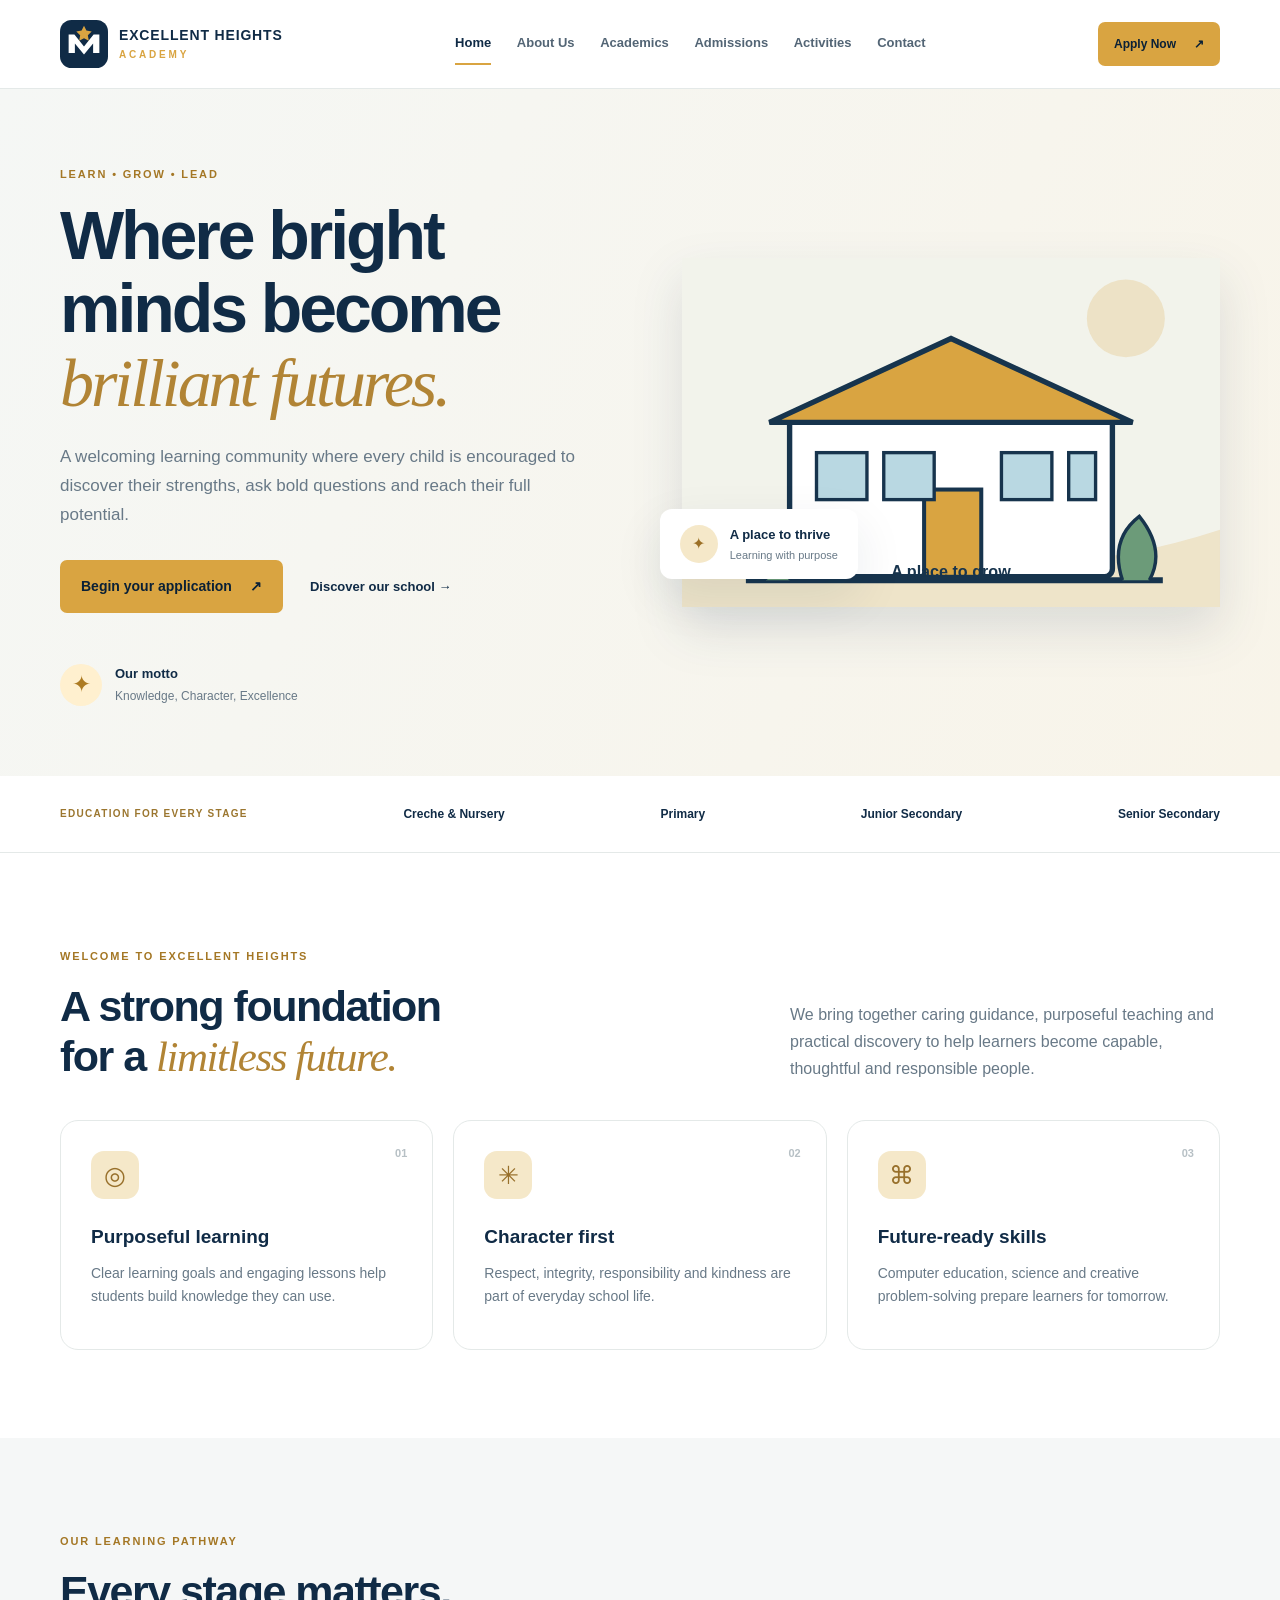
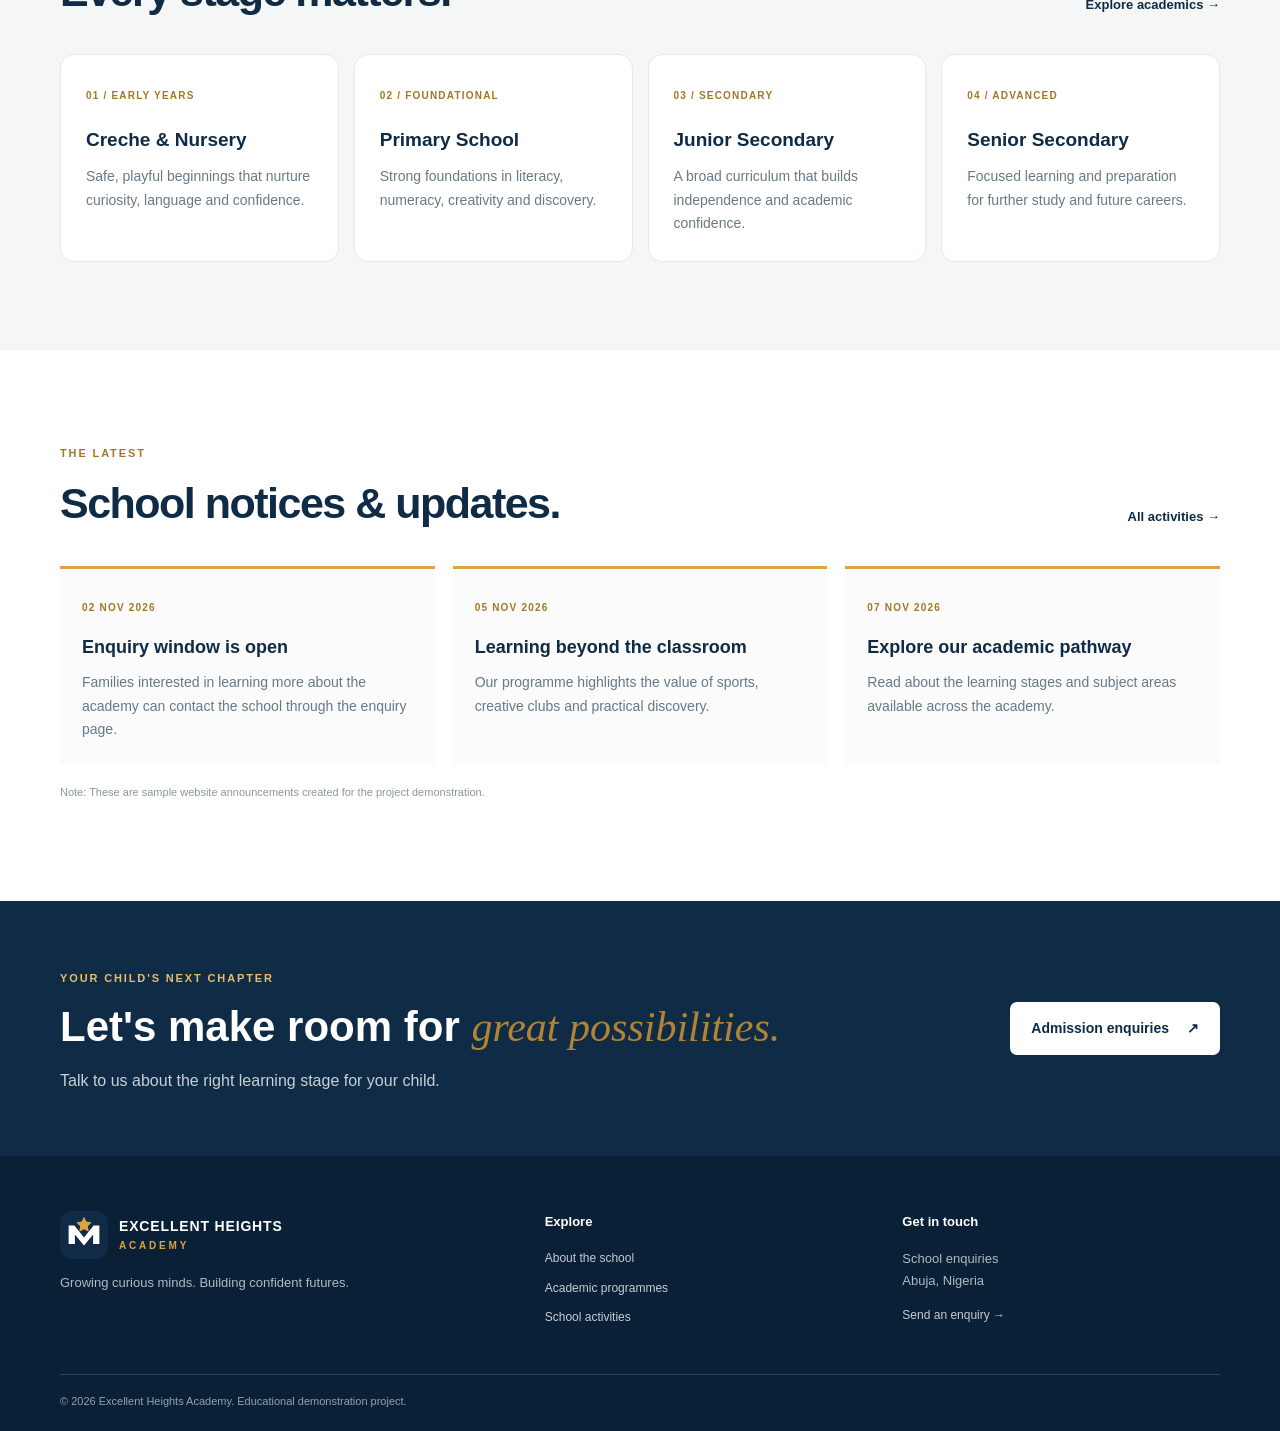
<file: index.html>
<!DOCTYPE html><html lang="en"><head><meta charset="UTF-8"><meta name="viewport" content="width=device-width, initial-scale=1.0"><meta name="description" content="Excellent Heights Academy provides caring early years, primary and secondary education."><title>Home | Excellent Heights Academy</title><link rel="stylesheet" href="css/style.css"></head><body><header class="site-header"><div class="container nav-wrap"><a class="brand" href="index.html" aria-label="Excellent Heights Academy home"><img src="images/logo.svg" alt="" class="logo"><span>EXCELLENT HEIGHTS<small>ACADEMY</small></span></a><nav class="main-nav" aria-label="Main navigation"><a class="active" href="index.html">Home</a><a class="" href="about.html">About Us</a><a class="" href="academics.html">Academics</a><a class="" href="admission.html">Admissions</a><a class="" href="activities.html">Activities</a><a class="" href="contact.html">Contact</a></nav><a class="btn btn-small" href="admission.html">Apply Now <span aria-hidden="true">↗</span></a></div></header>
<main><section class="hero"><div class="container hero-grid"><div class="hero-copy"><span class="eyebrow">LEARN • GROW • LEAD</span><h1>Where bright minds become <em>brilliant futures.</em></h1><p class="hero-lead">A welcoming learning community where every child is encouraged to discover their strengths, ask bold questions and reach their full potential.</p><div class="hero-actions"><a class="btn" href="admission.html">Begin your application <span>↗</span></a><a class="text-link" href="about.html">Discover our school <span>→</span></a></div><div class="hero-note"><span class="note-star">✦</span><span><strong>Our motto</strong><br>Knowledge, Character, Excellence</span></div></div><div class="hero-visual"><img src="images/school.svg" alt="Illustration of the Excellent Heights Academy school building"><div class="floating-card"><span class="float-icon">✦</span><span><strong>A place to thrive</strong><small>Learning with purpose</small></span></div></div></div></section>
<section class="trust-strip"><div class="container trust-inner"><span>EDUCATION FOR EVERY STAGE</span><strong>Creche & Nursery</strong><strong>Primary</strong><strong>Junior Secondary</strong><strong>Senior Secondary</strong></div></section>
<section class="section"><div class="container"><div class="section-heading"><div><span class="eyebrow">WELCOME TO EXCELLENT HEIGHTS</span><h2>A strong foundation<br>for a <em>limitless future.</em></h2></div><p>We bring together caring guidance, purposeful teaching and practical discovery to help learners become capable, thoughtful and responsible people.</p></div><div class="feature-grid"><article class="feature-card"><span class="feature-number">01</span><div class="feature-icon">◎</div><h3>Purposeful learning</h3><p>Clear learning goals and engaging lessons help students build knowledge they can use.</p></article><article class="feature-card"><span class="feature-number">02</span><div class="feature-icon">✳</div><h3>Character first</h3><p>Respect, integrity, responsibility and kindness are part of everyday school life.</p></article><article class="feature-card"><span class="feature-number">03</span><div class="feature-icon">⌘</div><h3>Future-ready skills</h3><p>Computer education, science and creative problem-solving prepare learners for tomorrow.</p></article></div></div></section>
<section class="section levels-section"><div class="container"><div class="section-heading"><div><span class="eyebrow">OUR LEARNING PATHWAY</span><h2>Every stage matters.</h2></div><a class="text-link" href="academics.html">Explore academics →</a></div><div class="levels-grid"><article class="level-card"><span>01 / EARLY YEARS</span><h3>Creche & Nursery</h3><p>Safe, playful beginnings that nurture curiosity, language and confidence.</p></article><article class="level-card"><span>02 / FOUNDATIONAL</span><h3>Primary School</h3><p>Strong foundations in literacy, numeracy, creativity and discovery.</p></article><article class="level-card"><span>03 / SECONDARY</span><h3>Junior Secondary</h3><p>A broad curriculum that builds independence and academic confidence.</p></article><article class="level-card"><span>04 / ADVANCED</span><h3>Senior Secondary</h3><p>Focused learning and preparation for further study and future careers.</p></article></div></div></section>
<section class="section announcement-section"><div class="container"><div class="section-heading"><div><span class="eyebrow">THE LATEST</span><h2>School notices & updates.</h2></div><a class="text-link" href="activities.html">All activities →</a></div><div class="announcement-grid"><article class="announcement"><time datetime="2026-11-02">02 NOV 2026</time><h3>Enquiry window is open</h3><p>Families interested in learning more about the academy can contact the school through the enquiry page.</p></article><article class="announcement"><time datetime="2026-11-05">05 NOV 2026</time><h3>Learning beyond the classroom</h3><p>Our programme highlights the value of sports, creative clubs and practical discovery.</p></article><article class="announcement"><time datetime="2026-11-07">07 NOV 2026</time><h3>Explore our academic pathway</h3><p>Read about the learning stages and subject areas available across the academy.</p></article></div><p class="demo-note">Note: These are sample website announcements created for the project demonstration.</p></div></section>
<section class="cta-band"><div class="container cta-inner"><div><span class="eyebrow">YOUR CHILD'S NEXT CHAPTER</span><h2>Let's make room for <em>great possibilities.</em></h2><p>Talk to us about the right learning stage for your child.</p></div><a class="btn btn-light" href="admission.html">Admission enquiries <span>↗</span></a></div></section></main><footer class="site-footer"><div class="container footer-grid"><div><a class="brand footer-brand" href="index.html"><img src="images/logo.svg" alt=""><span>EXCELLENT HEIGHTS<small>ACADEMY</small></span></a><p>Growing curious minds. Building confident futures.</p></div><div><h3>Explore</h3><a href="about.html">About the school</a><a href="academics.html">Academic programmes</a><a href="activities.html">School activities</a></div><div><h3>Get in touch</h3><p>School enquiries<br>Abuja, Nigeria</p><a href="contact.html">Send an enquiry →</a></div></div><div class="container copyright">© 2026 Excellent Heights Academy. Educational demonstration project.</div></footer></body></html>
</file>
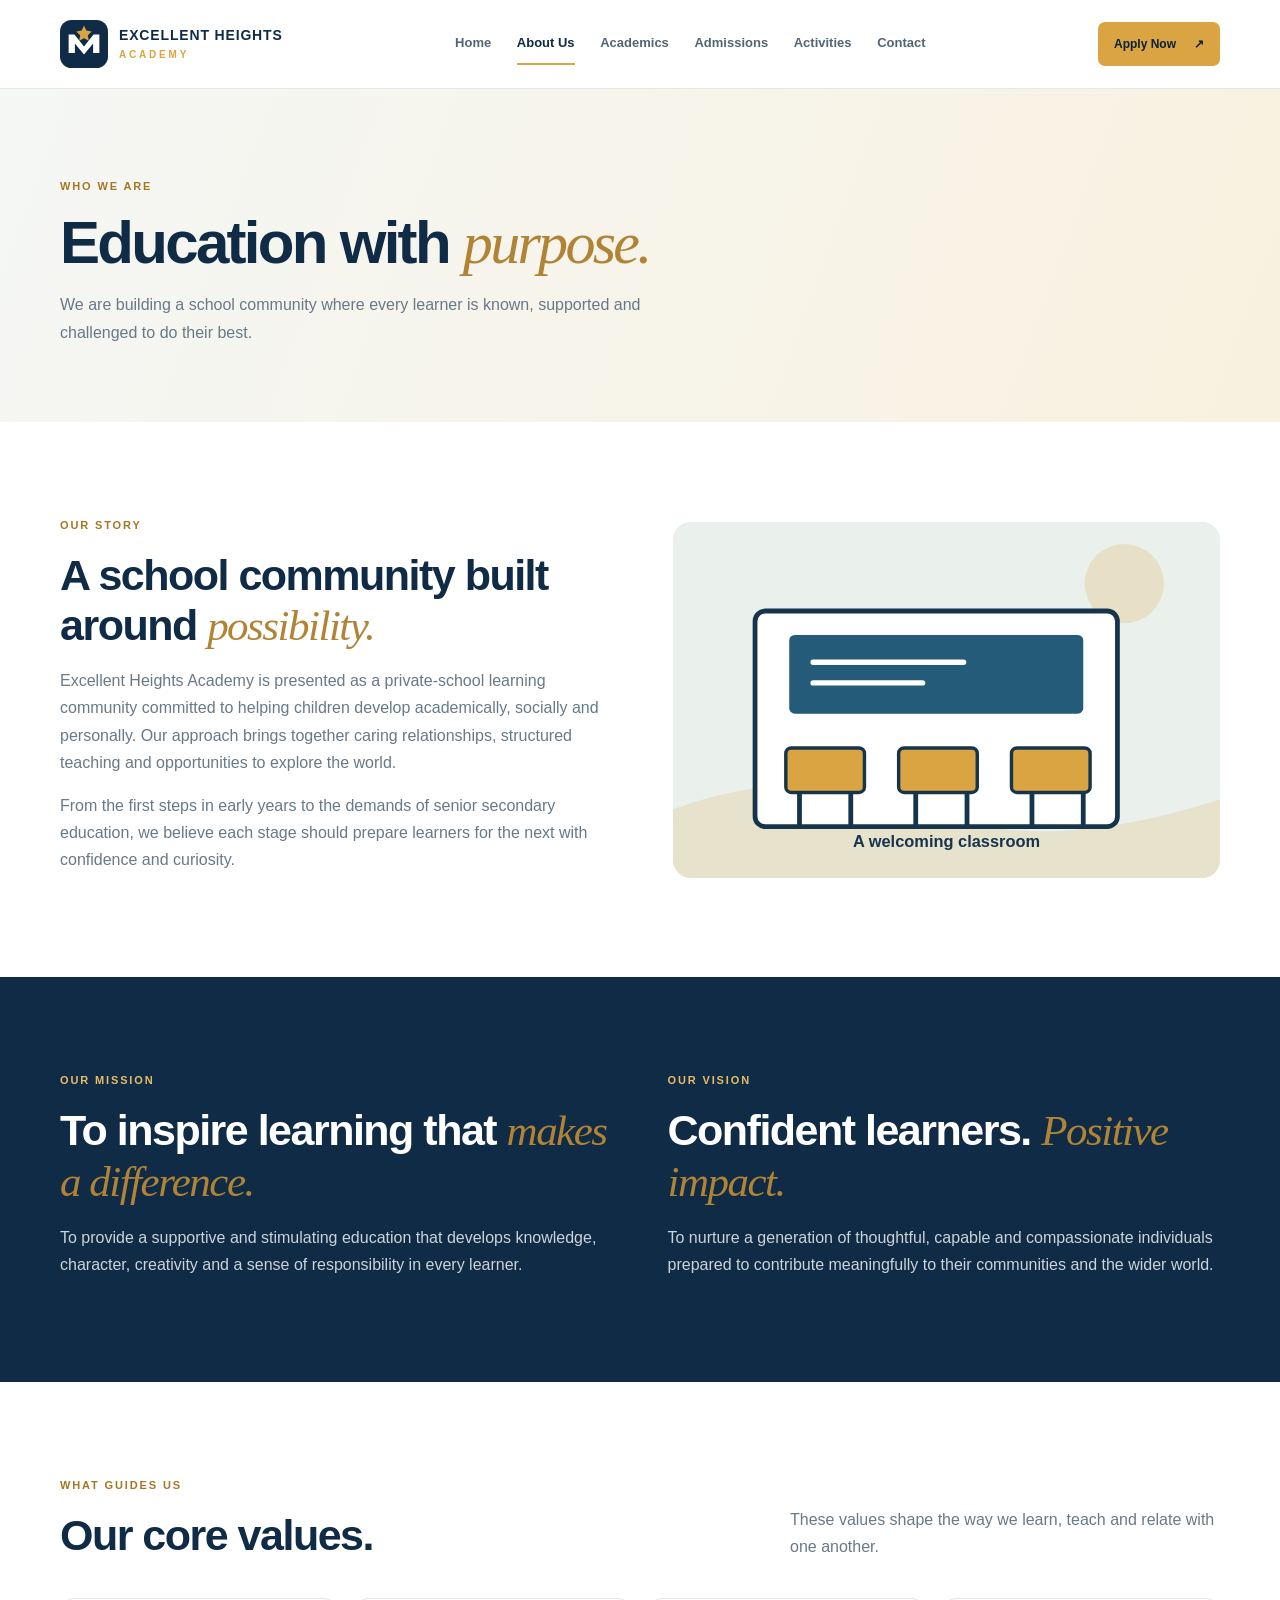
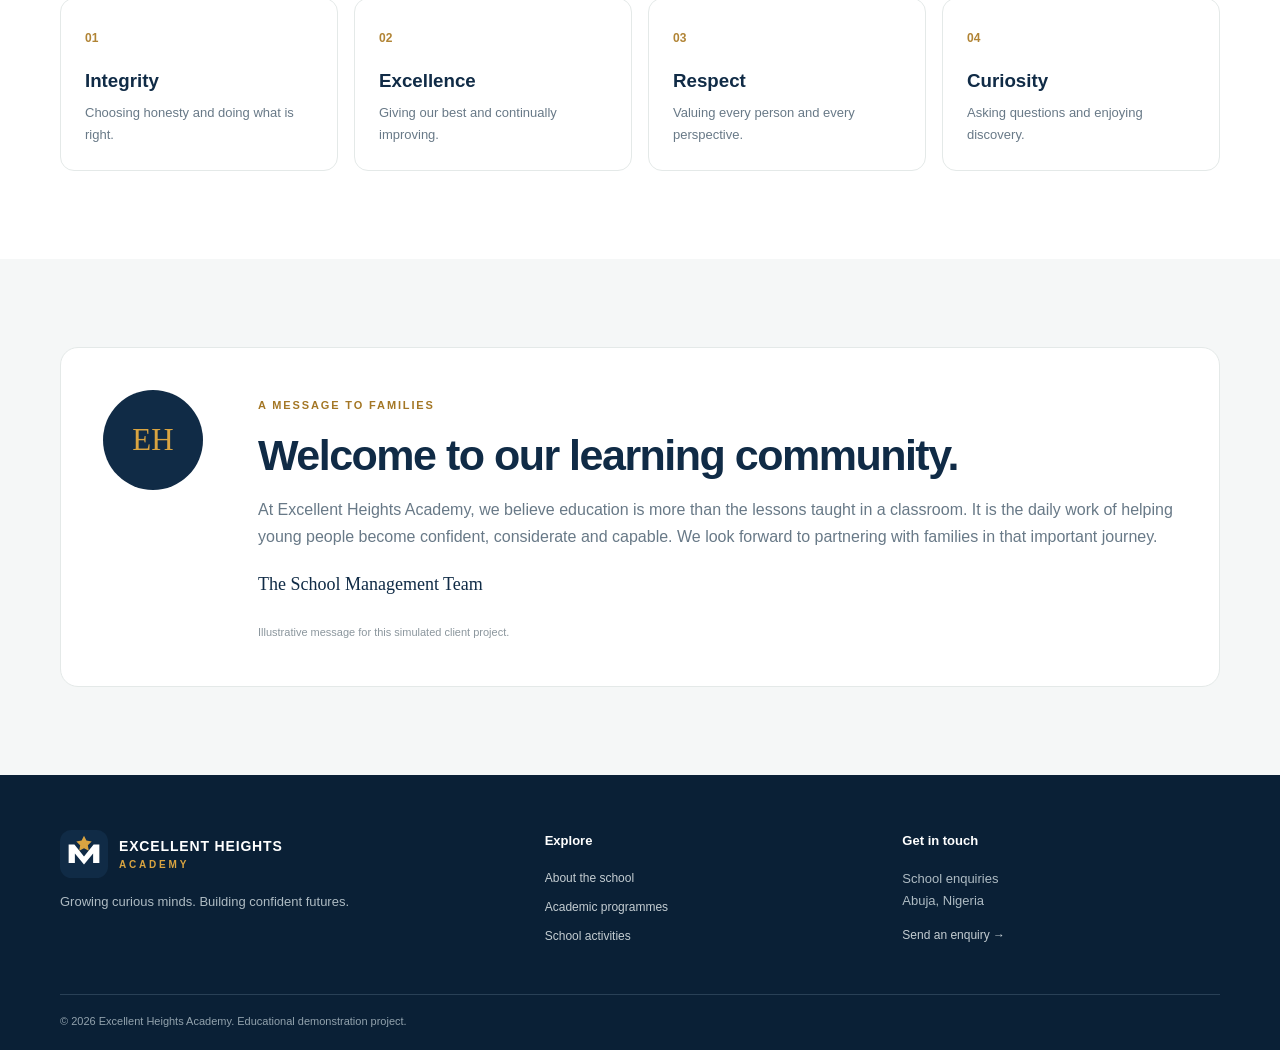
<file: about.html>
<!DOCTYPE html><html lang="en"><head><meta charset="UTF-8"><meta name="viewport" content="width=device-width, initial-scale=1.0"><meta name="description" content="Learn about the mission, vision and values of Excellent Heights Academy."><title>About Us | Excellent Heights Academy</title><link rel="stylesheet" href="css/style.css"></head><body><header class="site-header"><div class="container nav-wrap"><a class="brand" href="index.html" aria-label="Excellent Heights Academy home"><img src="images/logo.svg" alt="" class="logo"><span>EXCELLENT HEIGHTS<small>ACADEMY</small></span></a><nav class="main-nav" aria-label="Main navigation"><a class="" href="index.html">Home</a><a class="active" href="about.html">About Us</a><a class="" href="academics.html">Academics</a><a class="" href="admission.html">Admissions</a><a class="" href="activities.html">Activities</a><a class="" href="contact.html">Contact</a></nav><a class="btn btn-small" href="admission.html">Apply Now <span aria-hidden="true">↗</span></a></div></header>
<main><section class="page-hero"><div class="container"><span class="eyebrow">WHO WE ARE</span><h1>Education with <em>purpose.</em></h1><p>We are building a school community where every learner is known, supported and challenged to do their best.</p></div></section><section class="section"><div class="container split-section"><div><span class="eyebrow">OUR STORY</span><h2>A school community built around <em>possibility.</em></h2><p>Excellent Heights Academy is presented as a private-school learning community committed to helping children develop academically, socially and personally. Our approach brings together caring relationships, structured teaching and opportunities to explore the world.</p><p>From the first steps in early years to the demands of senior secondary education, we believe each stage should prepare learners for the next with confidence and curiosity.</p></div><img class="rounded-image" src="images/classroom.svg" alt="Illustration of a bright and welcoming classroom"></div></section><section class="section mission-section"><div class="container mission-grid"><article><span class="eyebrow">OUR MISSION</span><h2>To inspire learning that <em>makes a difference.</em></h2><p>To provide a supportive and stimulating education that develops knowledge, character, creativity and a sense of responsibility in every learner.</p></article><article><span class="eyebrow">OUR VISION</span><h2>Confident learners. <em>Positive impact.</em></h2><p>To nurture a generation of thoughtful, capable and compassionate individuals prepared to contribute meaningfully to their communities and the wider world.</p></article></div></section><section class="section"><div class="container"><div class="section-heading"><div><span class="eyebrow">WHAT GUIDES US</span><h2>Our core values.</h2></div><p>These values shape the way we learn, teach and relate with one another.</p></div><div class="values-grid"><article class="value-card"><b>01</b><h3>Integrity</h3><p>Choosing honesty and doing what is right.</p></article><article class="value-card"><b>02</b><h3>Excellence</h3><p>Giving our best and continually improving.</p></article><article class="value-card"><b>03</b><h3>Respect</h3><p>Valuing every person and every perspective.</p></article><article class="value-card"><b>04</b><h3>Curiosity</h3><p>Asking questions and enjoying discovery.</p></article></div></div></section><section class="section principal-section"><div class="container principal-box"><div class="principal-mark">EH</div><div><span class="eyebrow">A MESSAGE TO FAMILIES</span><h2>Welcome to our learning community.</h2><p>At Excellent Heights Academy, we believe education is more than the lessons taught in a classroom. It is the daily work of helping young people become confident, considerate and capable. We look forward to partnering with families in that important journey.</p><p class="signature">The School Management Team</p><small class="demo-note">Illustrative message for this simulated client project.</small></div></div></section></main><footer class="site-footer"><div class="container footer-grid"><div><a class="brand footer-brand" href="index.html"><img src="images/logo.svg" alt=""><span>EXCELLENT HEIGHTS<small>ACADEMY</small></span></a><p>Growing curious minds. Building confident futures.</p></div><div><h3>Explore</h3><a href="about.html">About the school</a><a href="academics.html">Academic programmes</a><a href="activities.html">School activities</a></div><div><h3>Get in touch</h3><p>School enquiries<br>Abuja, Nigeria</p><a href="contact.html">Send an enquiry →</a></div></div><div class="container copyright">© 2026 Excellent Heights Academy. Educational demonstration project.</div></footer></body></html>
</file>
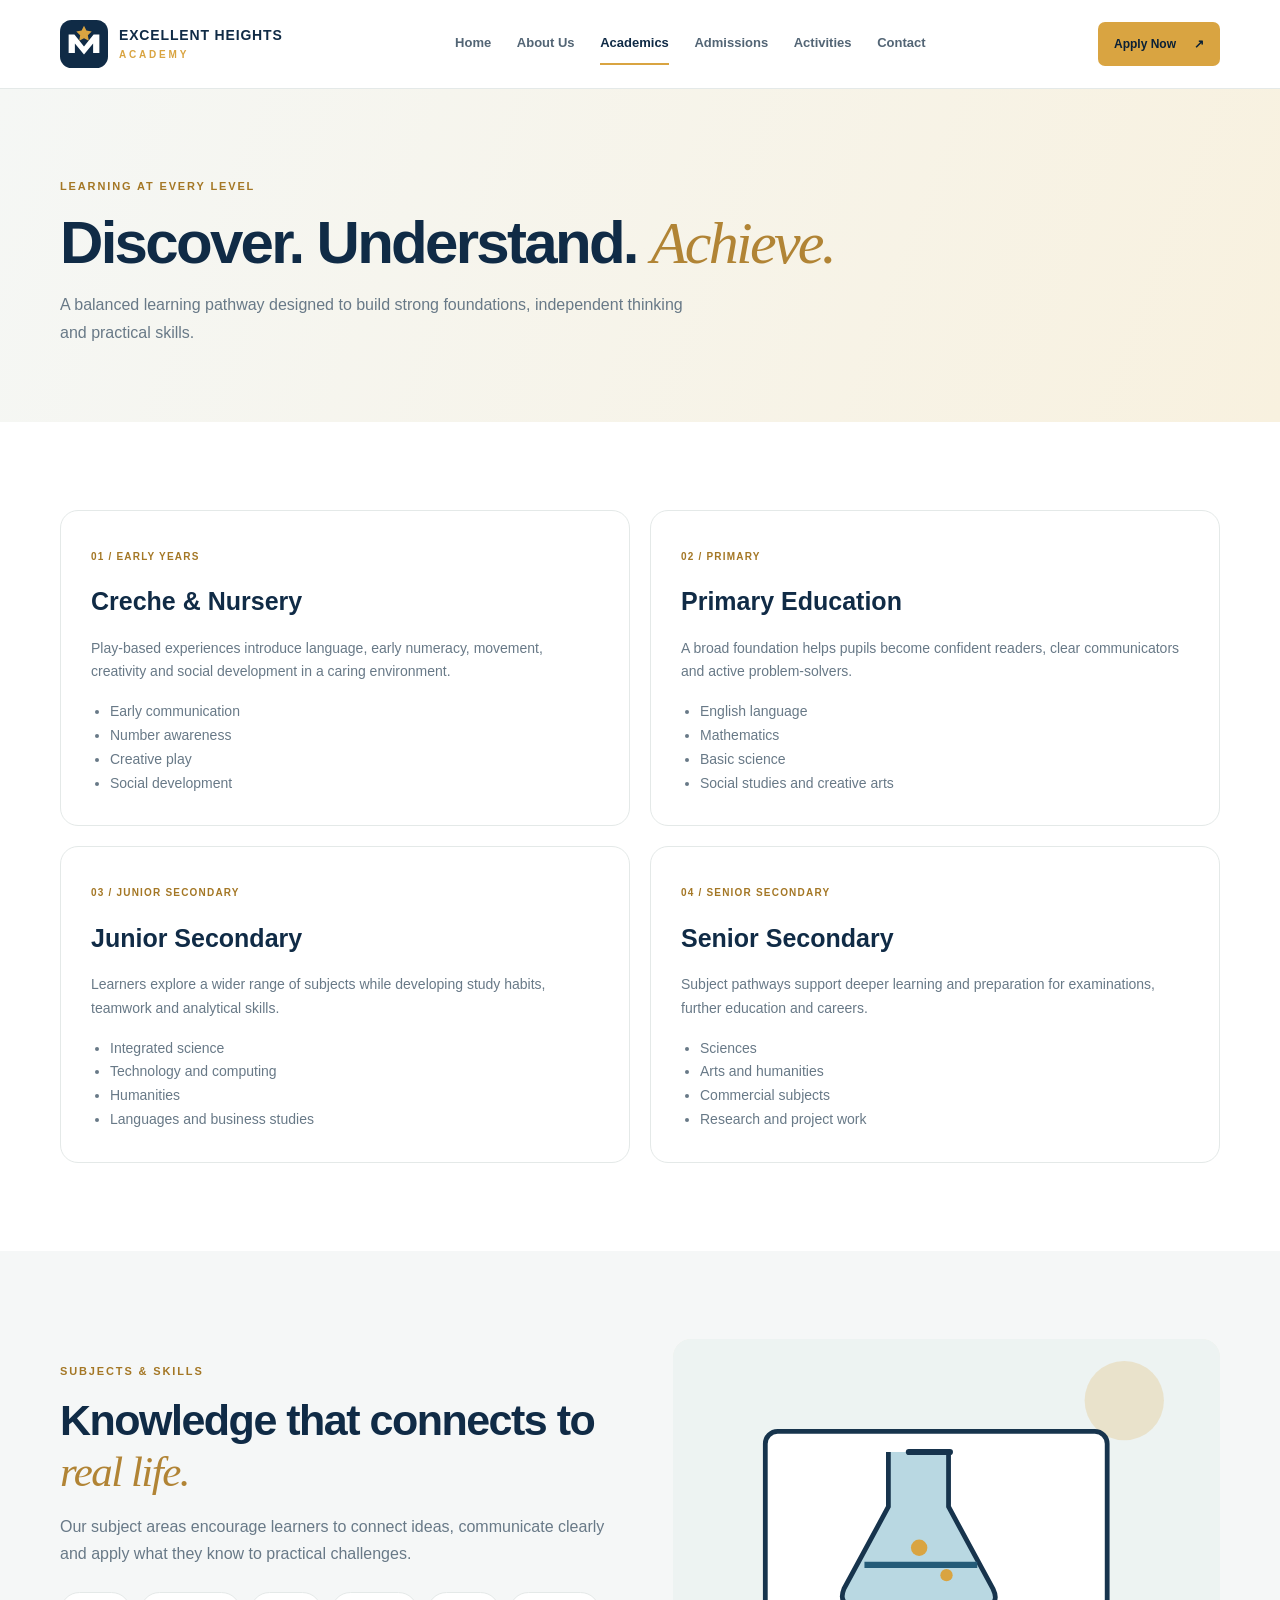
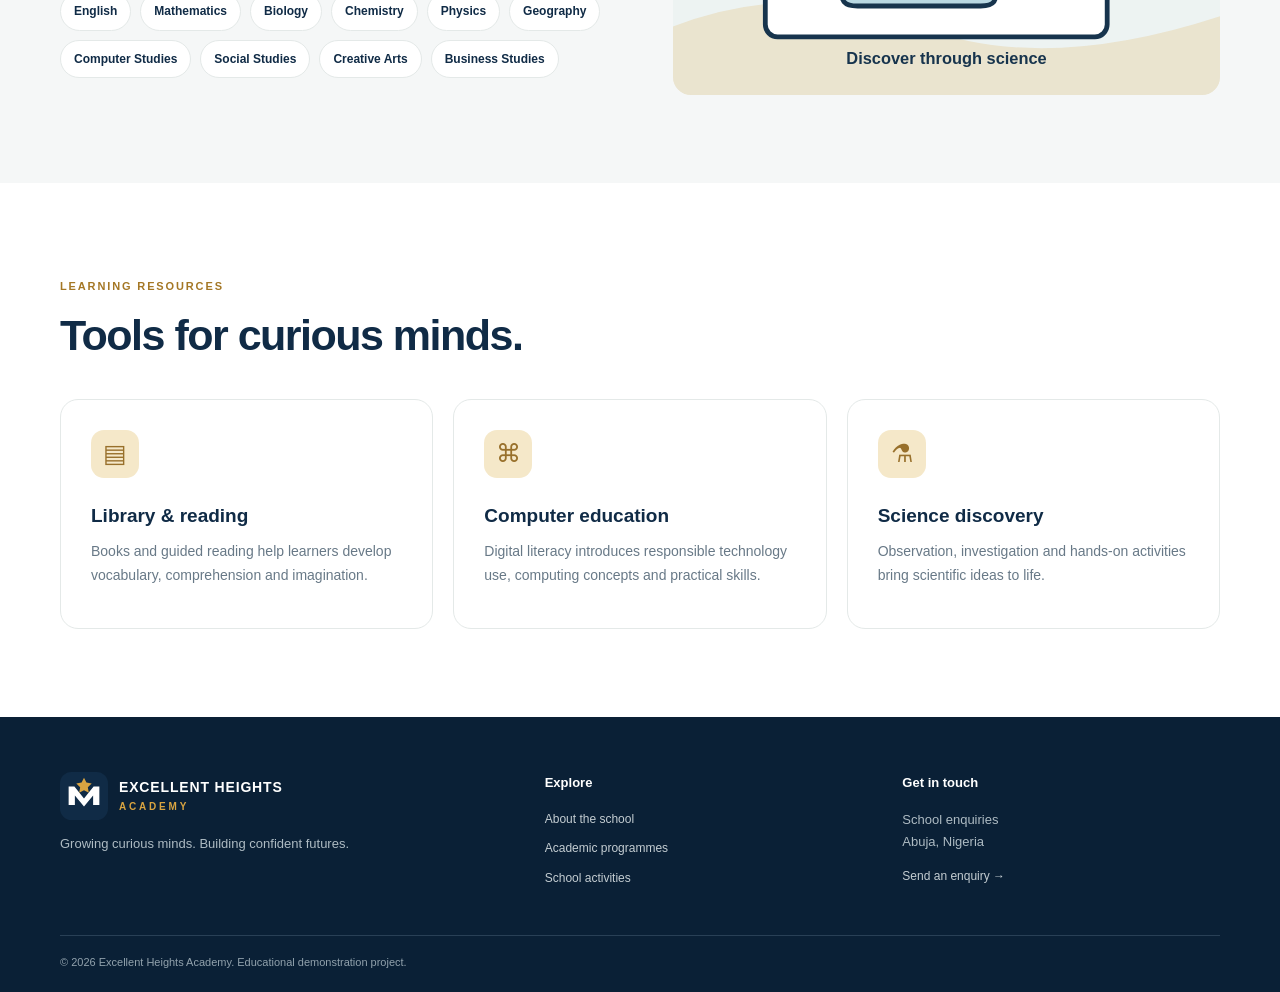
<file: academics.html>
<!DOCTYPE html><html lang="en"><head><meta charset="UTF-8"><meta name="viewport" content="width=device-width, initial-scale=1.0"><meta name="description" content="Explore early years, primary and secondary education at Excellent Heights Academy."><title>Academics | Excellent Heights Academy</title><link rel="stylesheet" href="css/style.css"></head><body><header class="site-header"><div class="container nav-wrap"><a class="brand" href="index.html" aria-label="Excellent Heights Academy home"><img src="images/logo.svg" alt="" class="logo"><span>EXCELLENT HEIGHTS<small>ACADEMY</small></span></a><nav class="main-nav" aria-label="Main navigation"><a class="" href="index.html">Home</a><a class="" href="about.html">About Us</a><a class="active" href="academics.html">Academics</a><a class="" href="admission.html">Admissions</a><a class="" href="activities.html">Activities</a><a class="" href="contact.html">Contact</a></nav><a class="btn btn-small" href="admission.html">Apply Now <span aria-hidden="true">↗</span></a></div></header>
<main><section class="page-hero"><div class="container"><span class="eyebrow">LEARNING AT EVERY LEVEL</span><h1>Discover. Understand. <em>Achieve.</em></h1><p>A balanced learning pathway designed to build strong foundations, independent thinking and practical skills.</p></div></section><section class="section"><div class="container"><div class="program-grid"><article class="program-card"><span class="program-tag">01 / EARLY YEARS</span><h2>Creche & Nursery</h2><p>Play-based experiences introduce language, early numeracy, movement, creativity and social development in a caring environment.</p><ul><li>Early communication</li><li>Number awareness</li><li>Creative play</li><li>Social development</li></ul></article><article class="program-card"><span class="program-tag">02 / PRIMARY</span><h2>Primary Education</h2><p>A broad foundation helps pupils become confident readers, clear communicators and active problem-solvers.</p><ul><li>English language</li><li>Mathematics</li><li>Basic science</li><li>Social studies and creative arts</li></ul></article><article class="program-card"><span class="program-tag">03 / JUNIOR SECONDARY</span><h2>Junior Secondary</h2><p>Learners explore a wider range of subjects while developing study habits, teamwork and analytical skills.</p><ul><li>Integrated science</li><li>Technology and computing</li><li>Humanities</li><li>Languages and business studies</li></ul></article><article class="program-card"><span class="program-tag">04 / SENIOR SECONDARY</span><h2>Senior Secondary</h2><p>Subject pathways support deeper learning and preparation for examinations, further education and careers.</p><ul><li>Sciences</li><li>Arts and humanities</li><li>Commercial subjects</li><li>Research and project work</li></ul></article></div></div></section><section class="section subjects-section"><div class="container split-section"><div><span class="eyebrow">SUBJECTS & SKILLS</span><h2>Knowledge that connects to <em>real life.</em></h2><p>Our subject areas encourage learners to connect ideas, communicate clearly and apply what they know to practical challenges.</p><div class="subject-pills"><span>English</span><span>Mathematics</span><span>Biology</span><span>Chemistry</span><span>Physics</span><span>Geography</span><span>Computer Studies</span><span>Social Studies</span><span>Creative Arts</span><span>Business Studies</span></div></div><img class="rounded-image" src="images/lab.svg" alt="Illustration of students learning science and technology"></div></section><section class="section"><div class="container"><div class="section-heading"><div><span class="eyebrow">LEARNING RESOURCES</span><h2>Tools for curious minds.</h2></div></div><div class="feature-grid"><article class="feature-card"><div class="feature-icon">▤</div><h3>Library & reading</h3><p>Books and guided reading help learners develop vocabulary, comprehension and imagination.</p></article><article class="feature-card"><div class="feature-icon">⌘</div><h3>Computer education</h3><p>Digital literacy introduces responsible technology use, computing concepts and practical skills.</p></article><article class="feature-card"><div class="feature-icon">⚗</div><h3>Science discovery</h3><p>Observation, investigation and hands-on activities bring scientific ideas to life.</p></article></div></div></section></main><footer class="site-footer"><div class="container footer-grid"><div><a class="brand footer-brand" href="index.html"><img src="images/logo.svg" alt=""><span>EXCELLENT HEIGHTS<small>ACADEMY</small></span></a><p>Growing curious minds. Building confident futures.</p></div><div><h3>Explore</h3><a href="about.html">About the school</a><a href="academics.html">Academic programmes</a><a href="activities.html">School activities</a></div><div><h3>Get in touch</h3><p>School enquiries<br>Abuja, Nigeria</p><a href="contact.html">Send an enquiry →</a></div></div><div class="container copyright">© 2026 Excellent Heights Academy. Educational demonstration project.</div></footer></body></html>
</file>
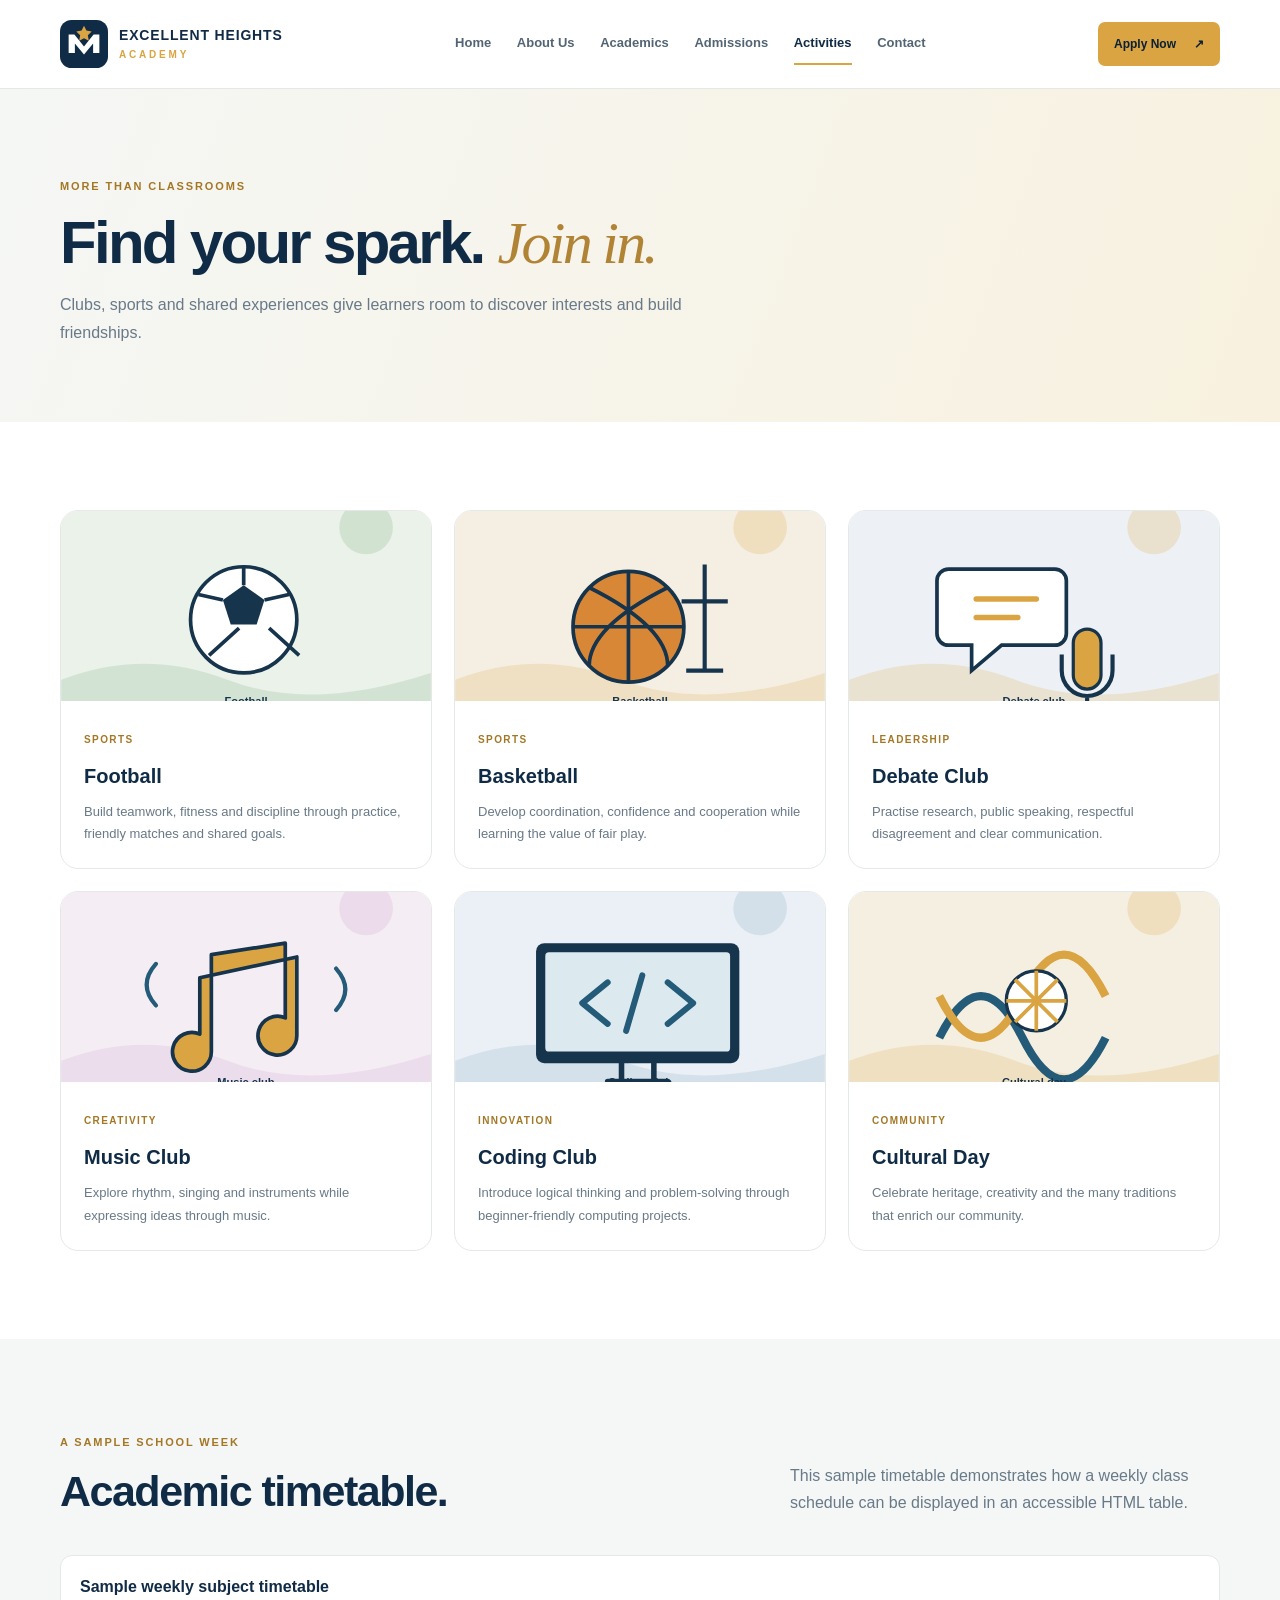
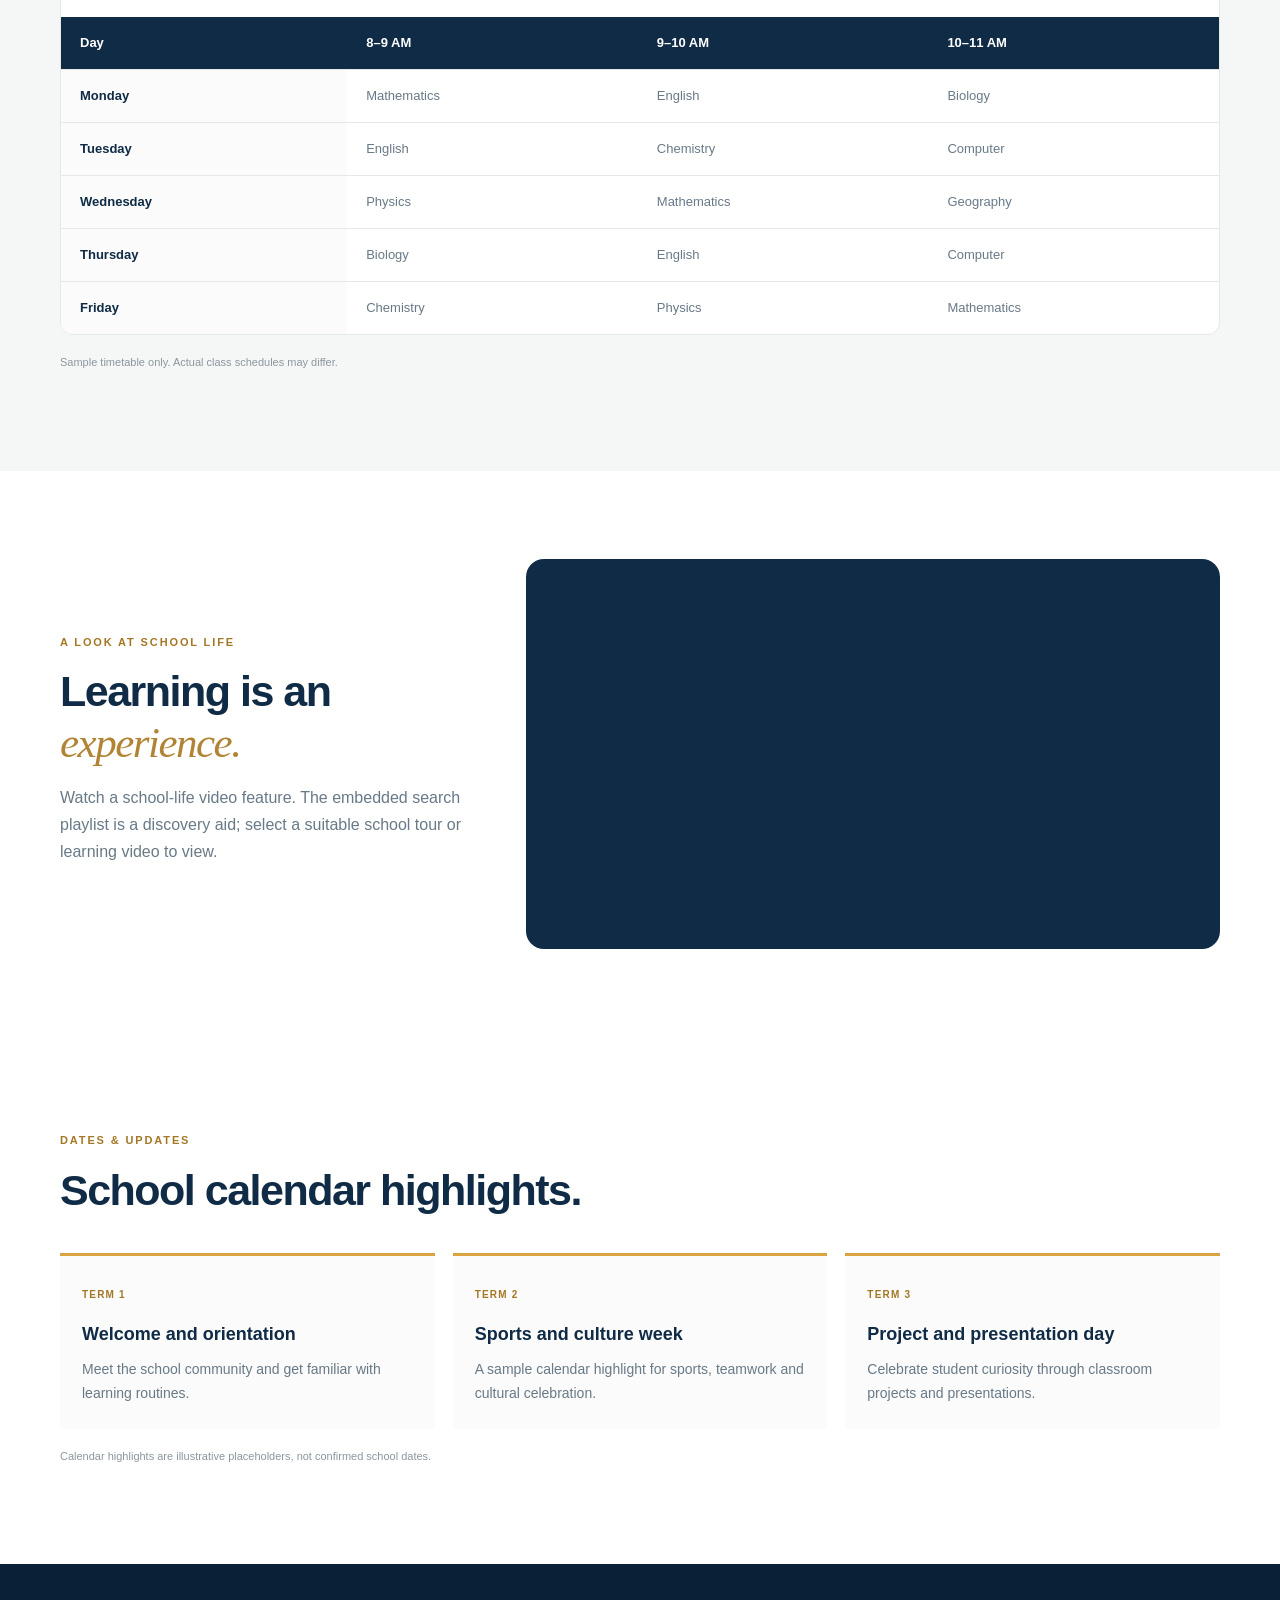
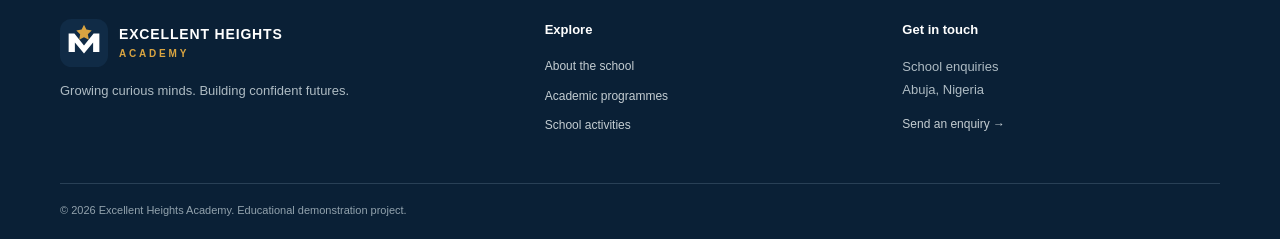
<file: activities.html>
<!DOCTYPE html><html lang="en"><head><meta charset="UTF-8"><meta name="viewport" content="width=device-width, initial-scale=1.0"><meta name="description" content="Explore clubs, sports and school activities at Excellent Heights Academy."><title>School Activities | Excellent Heights Academy</title><link rel="stylesheet" href="css/style.css"></head><body><header class="site-header"><div class="container nav-wrap"><a class="brand" href="index.html" aria-label="Excellent Heights Academy home"><img src="images/logo.svg" alt="" class="logo"><span>EXCELLENT HEIGHTS<small>ACADEMY</small></span></a><nav class="main-nav" aria-label="Main navigation"><a class="" href="index.html">Home</a><a class="" href="about.html">About Us</a><a class="" href="academics.html">Academics</a><a class="" href="admission.html">Admissions</a><a class="active" href="activities.html">Activities</a><a class="" href="contact.html">Contact</a></nav><a class="btn btn-small" href="admission.html">Apply Now <span aria-hidden="true">↗</span></a></div></header>
<main><section class="page-hero"><div class="container"><span class="eyebrow">MORE THAN CLASSROOMS</span><h1>Find your spark. <em>Join in.</em></h1><p>Clubs, sports and shared experiences give learners room to discover interests and build friendships.</p></div></section><section class="section"><div class="container"><div class="activity-grid"><article class="activity-card"><img src="images/football.svg" alt="Illustration of a football on a green pitch"><div><span class="activity-type">SPORTS</span><h2>Football</h2><p>Build teamwork, fitness and discipline through practice, friendly matches and shared goals.</p></div></article><article class="activity-card"><img src="images/basketball.svg" alt="Illustration of a basketball and hoop"><div><span class="activity-type">SPORTS</span><h2>Basketball</h2><p>Develop coordination, confidence and cooperation while learning the value of fair play.</p></div></article><article class="activity-card"><img src="images/debate.svg" alt="Illustration of a debate microphone and speech bubbles"><div><span class="activity-type">LEADERSHIP</span><h2>Debate Club</h2><p>Practise research, public speaking, respectful disagreement and clear communication.</p></div></article><article class="activity-card"><img src="images/music.svg" alt="Illustration of musical notes and instruments"><div><span class="activity-type">CREATIVITY</span><h2>Music Club</h2><p>Explore rhythm, singing and instruments while expressing ideas through music.</p></div></article><article class="activity-card"><img src="images/coding.svg" alt="Illustration of a computer screen with code symbols"><div><span class="activity-type">INNOVATION</span><h2>Coding Club</h2><p>Introduce logical thinking and problem-solving through beginner-friendly computing projects.</p></div></article><article class="activity-card"><img src="images/cultural.svg" alt="Illustration of colourful cultural patterns and celebration"><div><span class="activity-type">COMMUNITY</span><h2>Cultural Day</h2><p>Celebrate heritage, creativity and the many traditions that enrich our community.</p></div></article></div></div></section><section class="section timetable-section"><div class="container"><div class="section-heading"><div><span class="eyebrow">A SAMPLE SCHOOL WEEK</span><h2>Academic timetable.</h2></div><p>This sample timetable demonstrates how a weekly class schedule can be displayed in an accessible HTML table.</p></div><div class="table-wrap"><table><caption>Sample weekly subject timetable</caption><thead><tr><th scope="col">Day</th><th scope="col">8–9 AM</th><th scope="col">9–10 AM</th><th scope="col">10–11 AM</th></tr></thead><tbody><tr><th scope="row">Monday</th><td>Mathematics</td><td>English</td><td>Biology</td></tr><tr><th scope="row">Tuesday</th><td>English</td><td>Chemistry</td><td>Computer</td></tr><tr><th scope="row">Wednesday</th><td>Physics</td><td>Mathematics</td><td>Geography</td></tr><tr><th scope="row">Thursday</th><td>Biology</td><td>English</td><td>Computer</td></tr><tr><th scope="row">Friday</th><td>Chemistry</td><td>Physics</td><td>Mathematics</td></tr></tbody></table></div><p class="demo-note">Sample timetable only. Actual class schedules may differ.</p></div></section><section class="section media-section"><div class="container media-grid"><div><span class="eyebrow">A LOOK AT SCHOOL LIFE</span><h2>Learning is an <em>experience.</em></h2><p>Watch a school-life video feature. The embedded search playlist is a discovery aid; select a suitable school tour or learning video to view.</p></div><div class="video-frame"><iframe src="https://www.youtube.com/embed?listType=search&amp;list=school%20campus%20tour%20students" title="School campus tour and learning video search" loading="lazy" allow="accelerometer; autoplay; clipboard-write; encrypted-media; gyroscope; picture-in-picture; web-share" referrerpolicy="strict-origin-when-cross-origin" allowfullscreen></iframe></div></div></section><section class="section"><div class="container"><div class="section-heading"><div><span class="eyebrow">DATES & UPDATES</span><h2>School calendar highlights.</h2></div></div><div class="announcement-grid"><article class="announcement"><time>TERM 1</time><h3>Welcome and orientation</h3><p>Meet the school community and get familiar with learning routines.</p></article><article class="announcement"><time>TERM 2</time><h3>Sports and culture week</h3><p>A sample calendar highlight for sports, teamwork and cultural celebration.</p></article><article class="announcement"><time>TERM 3</time><h3>Project and presentation day</h3><p>Celebrate student curiosity through classroom projects and presentations.</p></article></div><p class="demo-note">Calendar highlights are illustrative placeholders, not confirmed school dates.</p></div></section></main><footer class="site-footer"><div class="container footer-grid"><div><a class="brand footer-brand" href="index.html"><img src="images/logo.svg" alt=""><span>EXCELLENT HEIGHTS<small>ACADEMY</small></span></a><p>Growing curious minds. Building confident futures.</p></div><div><h3>Explore</h3><a href="about.html">About the school</a><a href="academics.html">Academic programmes</a><a href="activities.html">School activities</a></div><div><h3>Get in touch</h3><p>School enquiries<br>Abuja, Nigeria</p><a href="contact.html">Send an enquiry →</a></div></div><div class="container copyright">© 2026 Excellent Heights Academy. Educational demonstration project.</div></footer></body></html>
</file>
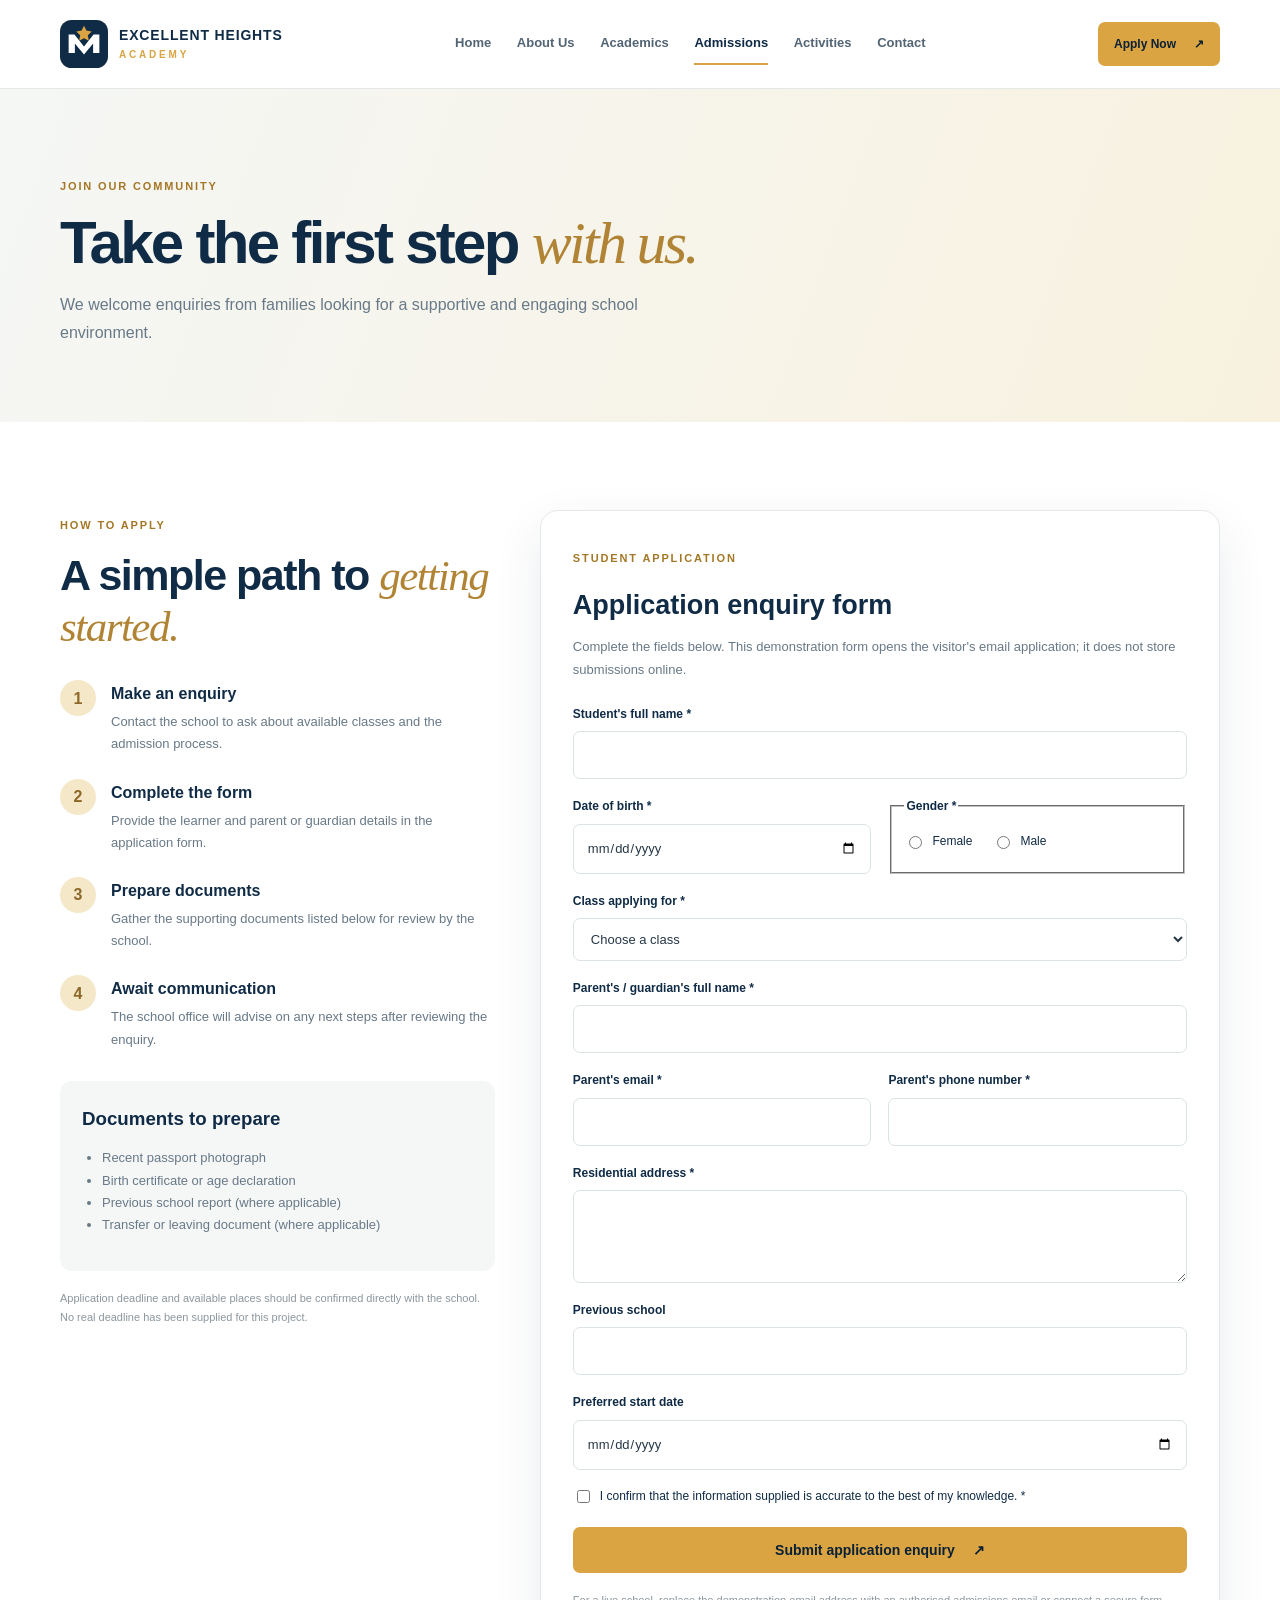
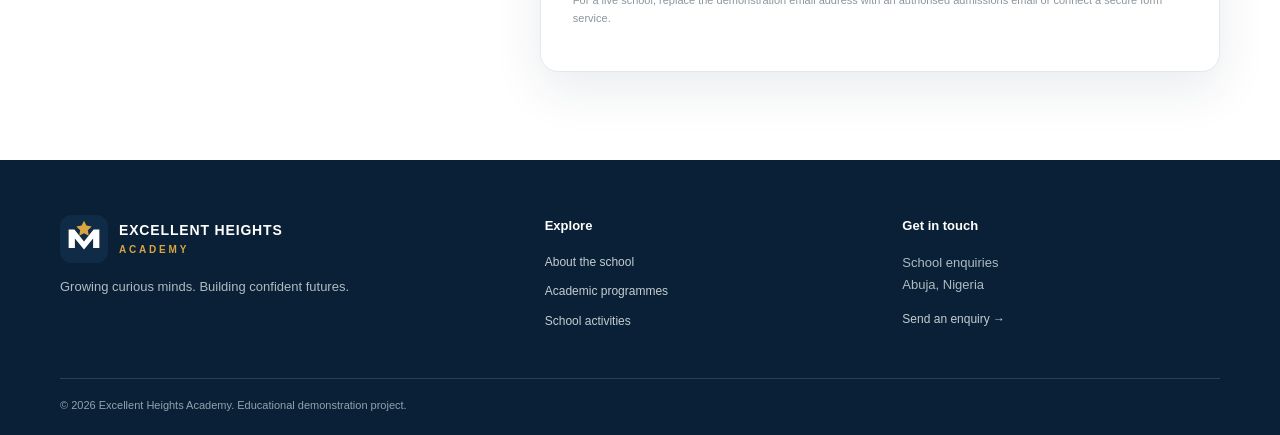
<file: admission.html>
<!DOCTYPE html><html lang="en"><head><meta charset="UTF-8"><meta name="viewport" content="width=device-width, initial-scale=1.0"><meta name="description" content="Admission information and application form for Excellent Heights Academy."><title>Admissions | Excellent Heights Academy</title><link rel="stylesheet" href="css/style.css"></head><body><header class="site-header"><div class="container nav-wrap"><a class="brand" href="index.html" aria-label="Excellent Heights Academy home"><img src="images/logo.svg" alt="" class="logo"><span>EXCELLENT HEIGHTS<small>ACADEMY</small></span></a><nav class="main-nav" aria-label="Main navigation"><a class="" href="index.html">Home</a><a class="" href="about.html">About Us</a><a class="" href="academics.html">Academics</a><a class="active" href="admission.html">Admissions</a><a class="" href="activities.html">Activities</a><a class="" href="contact.html">Contact</a></nav><a class="btn btn-small" href="admission.html">Apply Now <span aria-hidden="true">↗</span></a></div></header>
<main><section class="page-hero"><div class="container"><span class="eyebrow">JOIN OUR COMMUNITY</span><h1>Take the first step <em>with us.</em></h1><p>We welcome enquiries from families looking for a supportive and engaging school environment.</p></div></section><section class="section"><div class="container admission-layout"><div class="admission-info"><span class="eyebrow">HOW TO APPLY</span><h2>A simple path to <em>getting started.</em></h2><ol class="steps"><li><b>1</b><div><h3>Make an enquiry</h3><p>Contact the school to ask about available classes and the admission process.</p></div></li><li><b>2</b><div><h3>Complete the form</h3><p>Provide the learner and parent or guardian details in the application form.</p></div></li><li><b>3</b><div><h3>Prepare documents</h3><p>Gather the supporting documents listed below for review by the school.</p></div></li><li><b>4</b><div><h3>Await communication</h3><p>The school office will advise on any next steps after reviewing the enquiry.</p></div></li></ol><div class="document-box"><h3>Documents to prepare</h3><ul><li>Recent passport photograph</li><li>Birth certificate or age declaration</li><li>Previous school report (where applicable)</li><li>Transfer or leaving document (where applicable)</li></ul></div><p class="demo-note">Application deadline and available places should be confirmed directly with the school. No real deadline has been supplied for this project.</p></div><form class="application-form" action="mailto:admissions@example.com" method="post" enctype="text/plain"><span class="eyebrow">STUDENT APPLICATION</span><h2>Application enquiry form</h2><p class="form-intro">Complete the fields below. This demonstration form opens the visitor's email application; it does not store submissions online.</p><div class="form-grid"><div class="form-field full"><label for="student-name">Student's full name *</label><input id="student-name" name="Student full name" type="text" autocomplete="name" required></div><div class="form-field"><label for="dob">Date of birth *</label><input id="dob" name="Date of birth" type="date" required></div><fieldset class="form-field"><legend>Gender *</legend><div class="radio-line"><label><input type="radio" name="Gender" value="Female" required> Female</label><label><input type="radio" name="Gender" value="Male"> Male</label></div></fieldset><div class="form-field full"><label for="class">Class applying for *</label><select id="class" name="Class applying for" required><option value="">Choose a class</option><option>Creche</option><option>Nursery 1</option><option>Nursery 2</option><option>Primary 1</option><option>Primary 2</option><option>Primary 3</option><option>Primary 4</option><option>Primary 5</option><option>Primary 6</option><option>JSS 1</option><option>JSS 2</option><option>JSS 3</option><option>SS 1</option><option>SS 2</option><option>SS 3</option></select></div><div class="form-field full"><label for="parent-name">Parent's / guardian's full name *</label><input id="parent-name" name="Parent full name" type="text" required></div><div class="form-field"><label for="parent-email">Parent's email *</label><input id="parent-email" name="Parent email" type="email" required></div><div class="form-field"><label for="parent-phone">Parent's phone number *</label><input id="parent-phone" name="Parent phone" type="tel" required></div><div class="form-field full"><label for="address">Residential address *</label><textarea id="address" name="Residential address" rows="3" required></textarea></div><div class="form-field full"><label for="previous-school">Previous school</label><input id="previous-school" name="Previous school" type="text"></div><div class="form-field full"><label for="start-date">Preferred start date</label><input id="start-date" name="Preferred start date" type="date"></div><div class="form-field full declaration"><label><input type="checkbox" name="Declaration" value="Agreed" required> I confirm that the information supplied is accurate to the best of my knowledge. *</label></div><div class="form-field full"><button class="btn submit-btn" type="submit">Submit application enquiry <span>↗</span></button></div></div><p class="demo-note">For a live school, replace the demonstration email address with an authorised admissions email or connect a secure form service.</p></form></div></section></main><footer class="site-footer"><div class="container footer-grid"><div><a class="brand footer-brand" href="index.html"><img src="images/logo.svg" alt=""><span>EXCELLENT HEIGHTS<small>ACADEMY</small></span></a><p>Growing curious minds. Building confident futures.</p></div><div><h3>Explore</h3><a href="about.html">About the school</a><a href="academics.html">Academic programmes</a><a href="activities.html">School activities</a></div><div><h3>Get in touch</h3><p>School enquiries<br>Abuja, Nigeria</p><a href="contact.html">Send an enquiry →</a></div></div><div class="container copyright">© 2026 Excellent Heights Academy. Educational demonstration project.</div></footer></body></html>
</file>
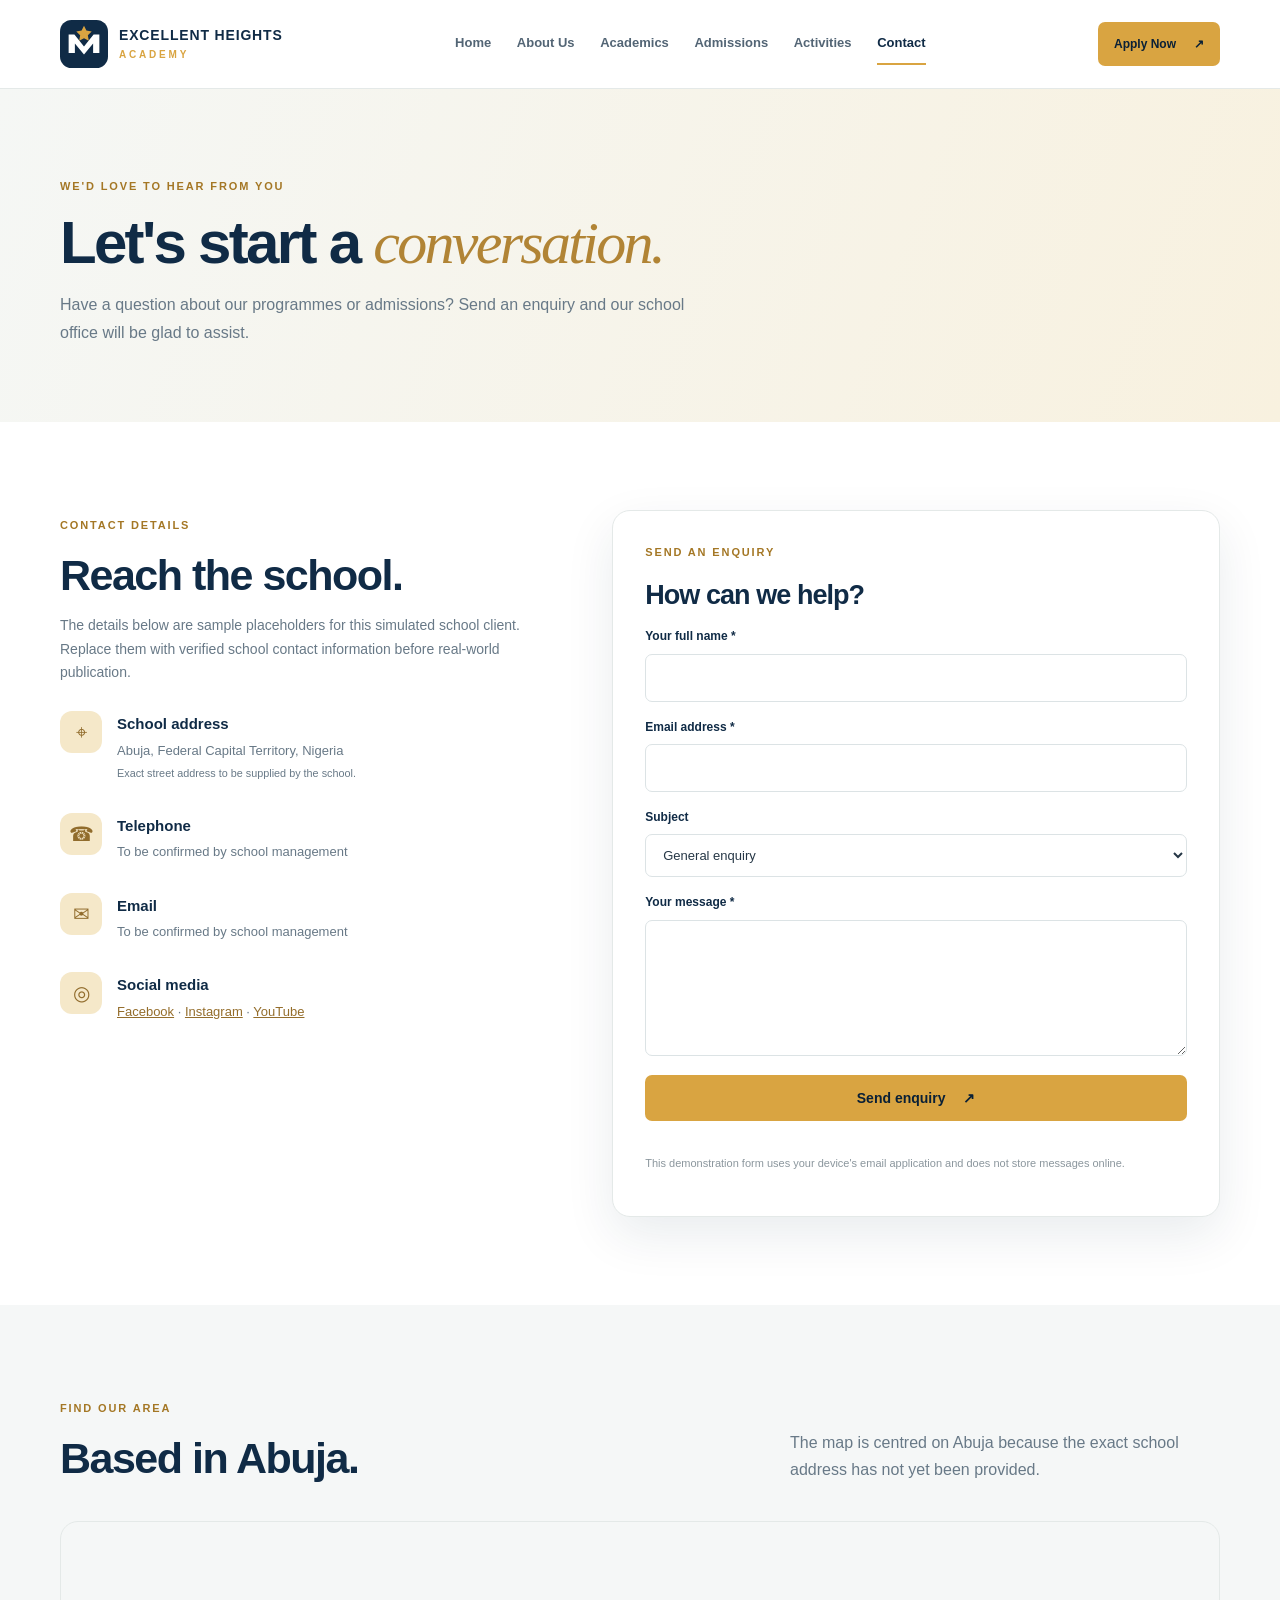
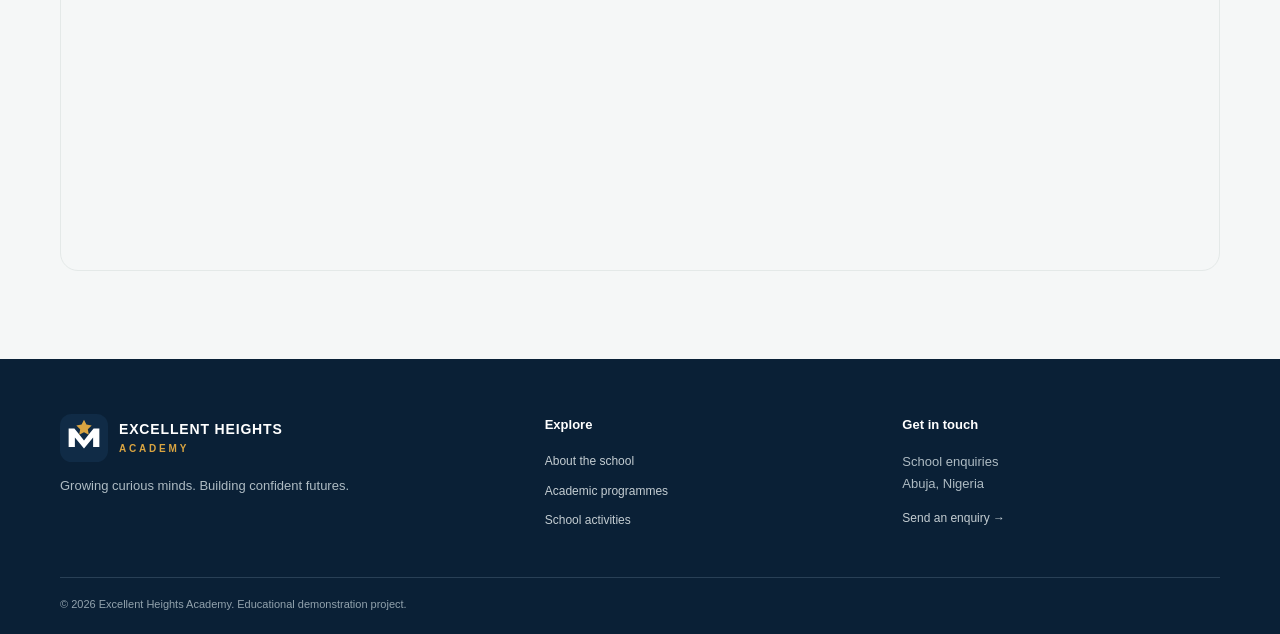
<file: contact.html>
<!DOCTYPE html><html lang="en"><head><meta charset="UTF-8"><meta name="viewport" content="width=device-width, initial-scale=1.0"><meta name="description" content="Contact Excellent Heights Academy with questions about admissions and school programmes."><title>Contact Us | Excellent Heights Academy</title><link rel="stylesheet" href="css/style.css"></head><body><header class="site-header"><div class="container nav-wrap"><a class="brand" href="index.html" aria-label="Excellent Heights Academy home"><img src="images/logo.svg" alt="" class="logo"><span>EXCELLENT HEIGHTS<small>ACADEMY</small></span></a><nav class="main-nav" aria-label="Main navigation"><a class="" href="index.html">Home</a><a class="" href="about.html">About Us</a><a class="" href="academics.html">Academics</a><a class="" href="admission.html">Admissions</a><a class="" href="activities.html">Activities</a><a class="active" href="contact.html">Contact</a></nav><a class="btn btn-small" href="admission.html">Apply Now <span aria-hidden="true">↗</span></a></div></header>
<main><section class="page-hero"><div class="container"><span class="eyebrow">WE'D LOVE TO HEAR FROM YOU</span><h1>Let's start a <em>conversation.</em></h1><p>Have a question about our programmes or admissions? Send an enquiry and our school office will be glad to assist.</p></div></section><section class="section"><div class="container contact-layout"><div class="contact-info"><span class="eyebrow">CONTACT DETAILS</span><h2>Reach the school.</h2><p>The details below are sample placeholders for this simulated school client. Replace them with verified school contact information before real-world publication.</p><div class="contact-item"><span class="contact-symbol">⌖</span><div><h3>School address</h3><p>Abuja, Federal Capital Territory, Nigeria<br><small>Exact street address to be supplied by the school.</small></p></div></div><div class="contact-item"><span class="contact-symbol">☎</span><div><h3>Telephone</h3><p>To be confirmed by school management</p></div></div><div class="contact-item"><span class="contact-symbol">✉</span><div><h3>Email</h3><p>To be confirmed by school management</p></div></div><div class="contact-item"><span class="contact-symbol">◎</span><div><h3>Social media</h3><p><a href="https://www.facebook.com/" target="_blank" rel="noopener">Facebook</a> · <a href="https://www.instagram.com/" target="_blank" rel="noopener">Instagram</a> · <a href="https://www.youtube.com/" target="_blank" rel="noopener">YouTube</a></p></div></div></div><form class="contact-form" action="mailto:info@example.com" method="post" enctype="text/plain"><span class="eyebrow">SEND AN ENQUIRY</span><h2>How can we help?</h2><div class="form-field"><label for="contact-name">Your full name *</label><input id="contact-name" name="Name" type="text" required></div><div class="form-field"><label for="contact-email">Email address *</label><input id="contact-email" name="Email" type="email" required></div><div class="form-field"><label for="contact-subject">Subject</label><select id="contact-subject" name="Subject"><option>General enquiry</option><option>Admissions</option><option>Academic programmes</option><option>School activities</option></select></div><div class="form-field"><label for="contact-message">Your message *</label><textarea id="contact-message" name="Message" rows="5" required></textarea></div><button class="btn submit-btn" type="submit">Send enquiry <span>↗</span></button><p class="demo-note">This demonstration form uses your device's email application and does not store messages online.</p></form></div></section><section class="section map-section"><div class="container"><div class="section-heading"><div><span class="eyebrow">FIND OUR AREA</span><h2>Based in Abuja.</h2></div><p>The map is centred on Abuja because the exact school address has not yet been provided.</p></div><div class="map-frame"><iframe src="https://www.google.com/maps?q=Abuja%2C%20Nigeria&amp;output=embed" title="Map showing Abuja, Nigeria" loading="lazy" referrerpolicy="no-referrer-when-downgrade"></iframe></div></div></section></main><footer class="site-footer"><div class="container footer-grid"><div><a class="brand footer-brand" href="index.html"><img src="images/logo.svg" alt=""><span>EXCELLENT HEIGHTS<small>ACADEMY</small></span></a><p>Growing curious minds. Building confident futures.</p></div><div><h3>Explore</h3><a href="about.html">About the school</a><a href="academics.html">Academic programmes</a><a href="activities.html">School activities</a></div><div><h3>Get in touch</h3><p>School enquiries<br>Abuja, Nigeria</p><a href="contact.html">Send an enquiry →</a></div></div><div class="container copyright">© 2026 Excellent Heights Academy. Educational demonstration project.</div></footer></body></html>
</file>
<file: css/style.css>
/* EXCELLENT HEIGHTS ACADEMY | HTML5 & CSS3 PROJECT */ 
:root{--navy:#102b46;--navy-deep:#0a2036;--blue:#245b78;--gold:#d9a441;--gold-light:#f5e8c9;--ink:#263746;--muted:#687987;--paper:#fff;--soft:#f5f7f7;--line:#e4e9e8;--radius:18px;--shadow:0 18px 50px rgba(16,43,70,.09)}
*{box-sizing:border-box}html{scroll-behavior:smooth}body{margin:0;font-family:Arial,Helvetica,sans-serif;color:var(--ink);line-height:1.7;background:#fff}img{max-width:100%;display:block}a{color:inherit;text-decoration:none}.container{width:min(1160px,calc(100% - 44px));margin-inline:auto}.site-header{background:#fff;border-bottom:1px solid var(--line);position:sticky;top:0;z-index:20}.nav-wrap{min-height:88px;display:flex;align-items:center;justify-content:space-between;gap:25px}.brand{display:flex;align-items:center;gap:11px;color:var(--navy);font-size:14px;font-weight:800;letter-spacing:.06em;line-height:1.2;white-space:nowrap}.brand img{width:48px;height:48px}.brand small{display:block;font-size:10px;letter-spacing:.28em;color:var(--gold);margin-top:5px}.main-nav{display:flex;align-items:center;justify-content:center;gap:clamp(12px,2vw,26px)}.main-nav a{font-size:13px;font-weight:700;color:#536575;padding:9px 0;border-bottom:2px solid transparent;transition:.2s}.main-nav a:hover,.main-nav a:focus-visible,.main-nav a.active{color:var(--navy);border-color:var(--gold)}.btn{display:inline-flex;align-items:center;justify-content:center;gap:18px;background:var(--gold);color:var(--navy-deep);font-size:14px;font-weight:800;padding:15px 21px;border:0;border-radius:7px;cursor:pointer;transition:transform .2s,background .2s}.btn:hover,.btn:focus-visible{background:#edbd5c;transform:translateY(-2px)}.btn-small{padding:12px 16px;font-size:12px;white-space:nowrap}.hero{background:linear-gradient(115deg,#f5f7f5 0%,#f8f4e9 100%);overflow:hidden}.hero-grid{min-height:590px;display:grid;grid-template-columns:1.03fr .97fr;align-items:center;gap:50px;padding-block:70px}.eyebrow{display:inline-block;color:#a47725;font-size:11px;font-weight:800;letter-spacing:.17em;margin-bottom:15px}.hero h1,.page-hero h1{font-size:clamp(42px,5.5vw,68px);line-height:1.08;letter-spacing:-.045em;color:var(--navy);margin:0 0 23px}.hero h1 em,.page-hero h1 em,h2 em{font-family:Georgia,serif;color:#b18435;font-weight:400}.hero-lead{max-width:540px;color:var(--muted);font-size:17px}.hero-actions{display:flex;align-items:center;gap:27px;flex-wrap:wrap;margin-top:30px}.text-link{font-size:13px;font-weight:800;color:var(--navy)}.text-link:hover{color:#a47725}.hero-note{display:flex;align-items:center;gap:13px;margin-top:50px;color:var(--muted);font-size:12px}.hero-note strong{color:var(--navy);font-size:13px}.note-star{display:grid;place-items:center;width:42px;height:42px;border-radius:50%;background:#fff0cf;color:#ad7b22;font-size:23px}.hero-visual{position:relative}.hero-visual>img{width:100%;filter:drop-shadow(0 22px 25px rgba(16,43,70,.12))}.floating-card{position:absolute;bottom:8%;left:-22px;background:#fff;padding:15px 20px;border-radius:12px;box-shadow:var(--shadow);display:flex;align-items:center;gap:12px}.float-icon{background:var(--gold-light);color:#9c7026;border-radius:50%;width:38px;height:38px;display:grid;place-items:center}.floating-card strong,.floating-card small{display:block}.floating-card strong{font-size:13px;color:var(--navy)}.floating-card small{font-size:11px;color:var(--muted)}.trust-strip{border-bottom:1px solid var(--line)}.trust-inner{min-height:76px;display:flex;align-items:center;justify-content:space-between;gap:15px;flex-wrap:wrap}.trust-inner span{font-size:10px;letter-spacing:.13em;color:#9b762f;font-weight:800}.trust-inner strong{font-size:12px;color:var(--navy)}.section{padding:88px 0}.section-heading{display:flex;justify-content:space-between;align-items:end;gap:35px;margin-bottom:38px}.section-heading h2,.split-section h2,.mission-grid h2,.principal-box h2,.contact-layout h2,.admission-info h2,.media-grid h2{font-size:clamp(30px,3.6vw,43px);line-height:1.17;letter-spacing:-.035em;color:var(--navy);margin:0}.section-heading>p{max-width:430px;color:var(--muted);margin:0}.feature-grid{display:grid;grid-template-columns:repeat(3,1fr);gap:20px}.feature-card{position:relative;padding:30px;border:1px solid var(--line);border-radius:var(--radius);background:#fff;min-height:230px}.feature-number{position:absolute;right:25px;top:23px;font-size:11px;color:#b7c0c5;font-weight:800}.feature-icon{width:48px;height:48px;border-radius:13px;background:var(--gold-light);color:#98702b;display:grid;place-items:center;font-size:25px}.feature-card h3,.level-card h3{font-size:19px;color:var(--navy);margin:22px 0 8px}.feature-card p,.level-card p,.announcement p{color:var(--muted);font-size:14px;margin:0}.levels-section,.subjects-section,.timetable-section{background:var(--soft)}.levels-grid{display:grid;grid-template-columns:repeat(4,1fr);gap:15px}.level-card{padding:25px;background:#fff;border:1px solid var(--line);border-radius:14px}.level-card>span,.program-tag{font-size:10px;letter-spacing:.12em;color:#a47725;font-weight:800}.level-card h3{margin-top:17px}.announcement-grid{display:grid;grid-template-columns:repeat(3,1fr);gap:18px}.announcement{border-top:3px solid var(--gold);padding:23px 22px;background:#fafbfa}.announcement time{font-size:10px;color:#a47725;font-weight:800;letter-spacing:.12em}.announcement h3{font-size:18px;color:var(--navy);margin:13px 0 8px}.demo-note{font-size:11px;color:#8b969d;margin-top:18px}.cta-band{background:var(--navy);color:#fff;padding:62px 0}.cta-inner{display:flex;align-items:center;justify-content:space-between;gap:30px}.cta-inner h2{font-size:clamp(28px,3.5vw,42px);line-height:1.15;margin:0;color:#fff}.cta-inner p{color:#c7d0d5;margin-bottom:0}.cta-inner .eyebrow{color:#e7bd68}.btn-light{background:#fff;color:var(--navy)}.page-hero{background:linear-gradient(110deg,#f5f7f5,#f8f1df);padding:82px 0 76px}.page-hero h1{font-size:clamp(42px,5vw,60px);margin-bottom:16px}.page-hero p{max-width:650px;color:var(--muted);font-size:16px;margin:0}.split-section{display:grid;grid-template-columns:1fr 1fr;gap:65px;align-items:center}.split-section p{color:var(--muted)}.rounded-image{width:100%;border-radius:var(--radius);background:#f5f3eb}.mission-section{background:var(--navy);color:#fff}.mission-grid{display:grid;grid-template-columns:1fr 1fr;gap:55px}.mission-grid h2{color:#fff}.mission-grid p{color:#cbd4d9}.mission-grid .eyebrow{color:#e7bd68}.values-grid{display:grid;grid-template-columns:repeat(4,1fr);gap:16px}.value-card{border:1px solid var(--line);padding:24px;border-radius:14px}.value-card b{color:#b18435;font-size:12px}.value-card h3{color:var(--navy);margin:15px 0 5px}.value-card p{font-size:13px;color:var(--muted);margin:0}.principal-section{background:var(--soft)}.principal-box{display:grid;grid-template-columns:120px 1fr;gap:35px;align-items:start;background:#fff;border:1px solid var(--line);border-radius:var(--radius);padding:42px}.principal-mark{width:100px;height:100px;border-radius:50%;background:var(--navy);color:var(--gold);display:grid;place-items:center;font-family:Georgia,serif;font-size:31px}.principal-box p{color:var(--muted)}.signature{font-family:Georgia,serif;color:var(--navy)!important;font-size:18px}.program-grid{display:grid;grid-template-columns:1fr 1fr;gap:20px}.program-card{border:1px solid var(--line);border-radius:var(--radius);padding:30px}.program-card h2{color:var(--navy);font-size:25px;margin:12px 0}.program-card p,.program-card li{color:var(--muted);font-size:14px}.program-card ul{padding-left:19px;margin-bottom:0}.subject-pills{display:flex;gap:9px;flex-wrap:wrap;margin-top:25px}.subject-pills span{background:#fff;border:1px solid var(--line);border-radius:30px;padding:8px 13px;font-size:12px;color:var(--navy);font-weight:700}.admission-layout{display:grid;grid-template-columns:.78fr 1.22fr;gap:45px;align-items:start}.admission-info h2{margin-bottom:28px}.steps{list-style:none;padding:0;margin:0}.steps li{display:flex;gap:15px;margin:0 0 23px}.steps li>b{flex:0 0 36px;height:36px;border-radius:50%;background:var(--gold-light);color:#8c6728;display:grid;place-items:center}.steps h3{margin:0;color:var(--navy);font-size:16px}.steps p{margin:4px 0 0;color:var(--muted);font-size:13px}.document-box{background:var(--soft);padding:22px;border-radius:12px;margin-top:30px}.document-box h3{color:var(--navy);margin:0 0 10px}.document-box ul{padding-left:20px;color:var(--muted);font-size:13px}.application-form,.contact-form{padding:32px;background:#fff;border:1px solid var(--line);border-radius:var(--radius);box-shadow:var(--shadow)}.application-form h2,.contact-form h2{font-size:27px;color:var(--navy);margin:0}.form-intro{font-size:13px;color:var(--muted);margin:8px 0 23px}.form-grid{display:grid;grid-template-columns:1fr 1fr;gap:17px}.form-field{display:flex;flex-direction:column;gap:7px;min-width:0}.form-field.full{grid-column:1/-1}.form-field label,.form-field legend{font-size:12px;font-weight:700;color:var(--navy)}.form-field input:not([type=radio]):not([type=checkbox]),.form-field select,.form-field textarea{width:100%;border:1px solid #dce3e5;border-radius:7px;padding:12px 13px;font:inherit;font-size:13px;color:var(--ink);background:#fff}.form-field input:focus,.form-field select:focus,.form-field textarea:focus{outline:2px solid #e8c777;outline-offset:1px;border-color:#bd913f}.form-field fieldset{border:0;padding:0;margin:0}.form-field legend{margin-bottom:9px}.radio-line{display:flex;gap:20px}.radio-line label,.declaration label{display:flex;align-items:center;gap:7px;font-weight:400}.declaration label{align-items:flex-start;line-height:1.5}.submit-btn{width:100%;margin-top:4px}.activity-grid{display:grid;grid-template-columns:repeat(3,1fr);gap:22px}.activity-card{border:1px solid var(--line);border-radius:var(--radius);overflow:hidden;background:#fff;transition:transform .2s,box-shadow .2s}.activity-card:hover{transform:translateY(-5px);box-shadow:var(--shadow)}.activity-card>img{width:100%;height:190px;object-fit:cover;background:#f5f4ef}.activity-card>div{padding:23px}.activity-type{font-size:10px;color:#a47725;letter-spacing:.14em;font-weight:800}.activity-card h2{font-size:20px;color:var(--navy);margin:8px 0}.activity-card p{font-size:13px;color:var(--muted);margin:0}.table-wrap{overflow-x:auto;border:1px solid var(--line);border-radius:12px;background:#fff}table{border-collapse:collapse;width:100%;min-width:570px;text-align:left}caption{text-align:left;padding:17px 19px;font-weight:700;color:var(--navy)}th,td{padding:15px 19px;border-top:1px solid var(--line);font-size:13px}thead th{background:var(--navy);color:#fff;border:0}tbody th{color:var(--navy);background:#fafbfa}tbody td{color:var(--muted)}tbody tr:hover{background:#fff9ec}.media-section{background:#fff}.media-grid{display:grid;grid-template-columns:.75fr 1.25fr;gap:50px;align-items:center}.media-grid p{color:var(--muted)}.video-frame{aspect-ratio:16/9;border-radius:var(--radius);overflow:hidden;background:var(--navy)}.video-frame iframe{width:100%;height:100%;border:0}.contact-layout{display:grid;grid-template-columns:.9fr 1.1fr;gap:55px;align-items:start}.contact-info>p{color:var(--muted);font-size:14px}.contact-item{display:flex;gap:15px;margin-top:26px}.contact-symbol{flex:0 0 42px;height:42px;border-radius:12px;background:var(--gold-light);color:#916c2c;display:grid;place-items:center;font-size:20px}.contact-item h3{font-size:15px;color:var(--navy);margin:0}.contact-item p{font-size:13px;color:var(--muted);margin:3px 0}.contact-item a{color:#946d2b;text-decoration:underline}.contact-form{display:flex;flex-direction:column;gap:15px}.contact-form h2{margin-top:-12px}.map-section{background:var(--soft)}.map-frame{height:350px;border-radius:var(--radius);overflow:hidden;border:1px solid var(--line)}.map-frame iframe{width:100%;height:100%;border:0}.site-footer{background:var(--navy-deep);color:#d5dce0;padding:55px 0 20px}.footer-grid{display:grid;grid-template-columns:1.4fr 1fr 1fr;gap:40px;padding-bottom:38px}.footer-brand{color:#fff}.footer-grid p{font-size:13px;color:#aebbc3}.footer-grid h3{font-size:13px;color:#fff;margin:0 0 15px}.footer-grid>div>a:not(.brand){display:block;font-size:12px;color:#c4cdd2;margin:9px 0}.footer-grid>div>a:hover{color:var(--gold)}.copyright{border-top:1px solid #294056;padding-top:17px;font-size:11px;color:#92a2ad}
@media(max-width:980px){.nav-wrap{flex-wrap:wrap;padding-block:15px;gap:13px}.main-nav{order:3;width:100%;justify-content:flex-start;overflow-x:auto;padding:5px 0}.hero-grid{gap:20px}.levels-grid{grid-template-columns:1fr 1fr}.activity-grid{grid-template-columns:1fr 1fr}.admission-layout{grid-template-columns:1fr}.contact-layout{gap:30px}.trust-inner{justify-content:center;padding-block:15px}.trust-inner span{width:100%;text-align:center}}
@media(max-width:650px){.container{width:min(100% - 30px,1160px)}.nav-wrap{gap:10px}.brand img{width:40px;height:40px}.brand{font-size:12px}.btn-small{padding:10px 12px}.main-nav{gap:19px}.main-nav a{font-size:12px;white-space:nowrap}.hero-grid,.split-section,.mission-grid,.media-grid,.contact-layout{grid-template-columns:1fr}.hero-grid{padding-block:48px}.hero h1{font-size:43px}.hero-visual{max-width:520px;margin:0 auto}.floating-card{left:0}.trust-inner{gap:10px 18px}.trust-inner strong{font-size:11px}.section{padding:62px 0}.section-heading{display:block}.section-heading>p{margin-top:15px}.feature-grid,.announcement-grid,.program-grid,.activity-grid,.values-grid{grid-template-columns:1fr}.levels-grid{grid-template-columns:1fr 1fr}.cta-inner{align-items:flex-start;flex-direction:column}.page-hero{padding:60px 0}.page-hero h1{font-size:43px}.principal-box{grid-template-columns:1fr;padding:25px}.form-grid{grid-template-columns:1fr}.form-field.full{grid-column:auto}.application-form,.contact-form{padding:22px}.media-grid{gap:25px}.footer-grid{grid-template-columns:1fr 1fr}.footer-grid>div:first-child{grid-column:1/-1}.map-frame{height:270px}}
@media(max-width:390px){.levels-grid,.footer-grid{grid-template-columns:1fr}.footer-grid>div:first-child{grid-column:auto}.brand{font-size:10px}.brand small{font-size:8px}.btn-small{font-size:10px}}
</file>
